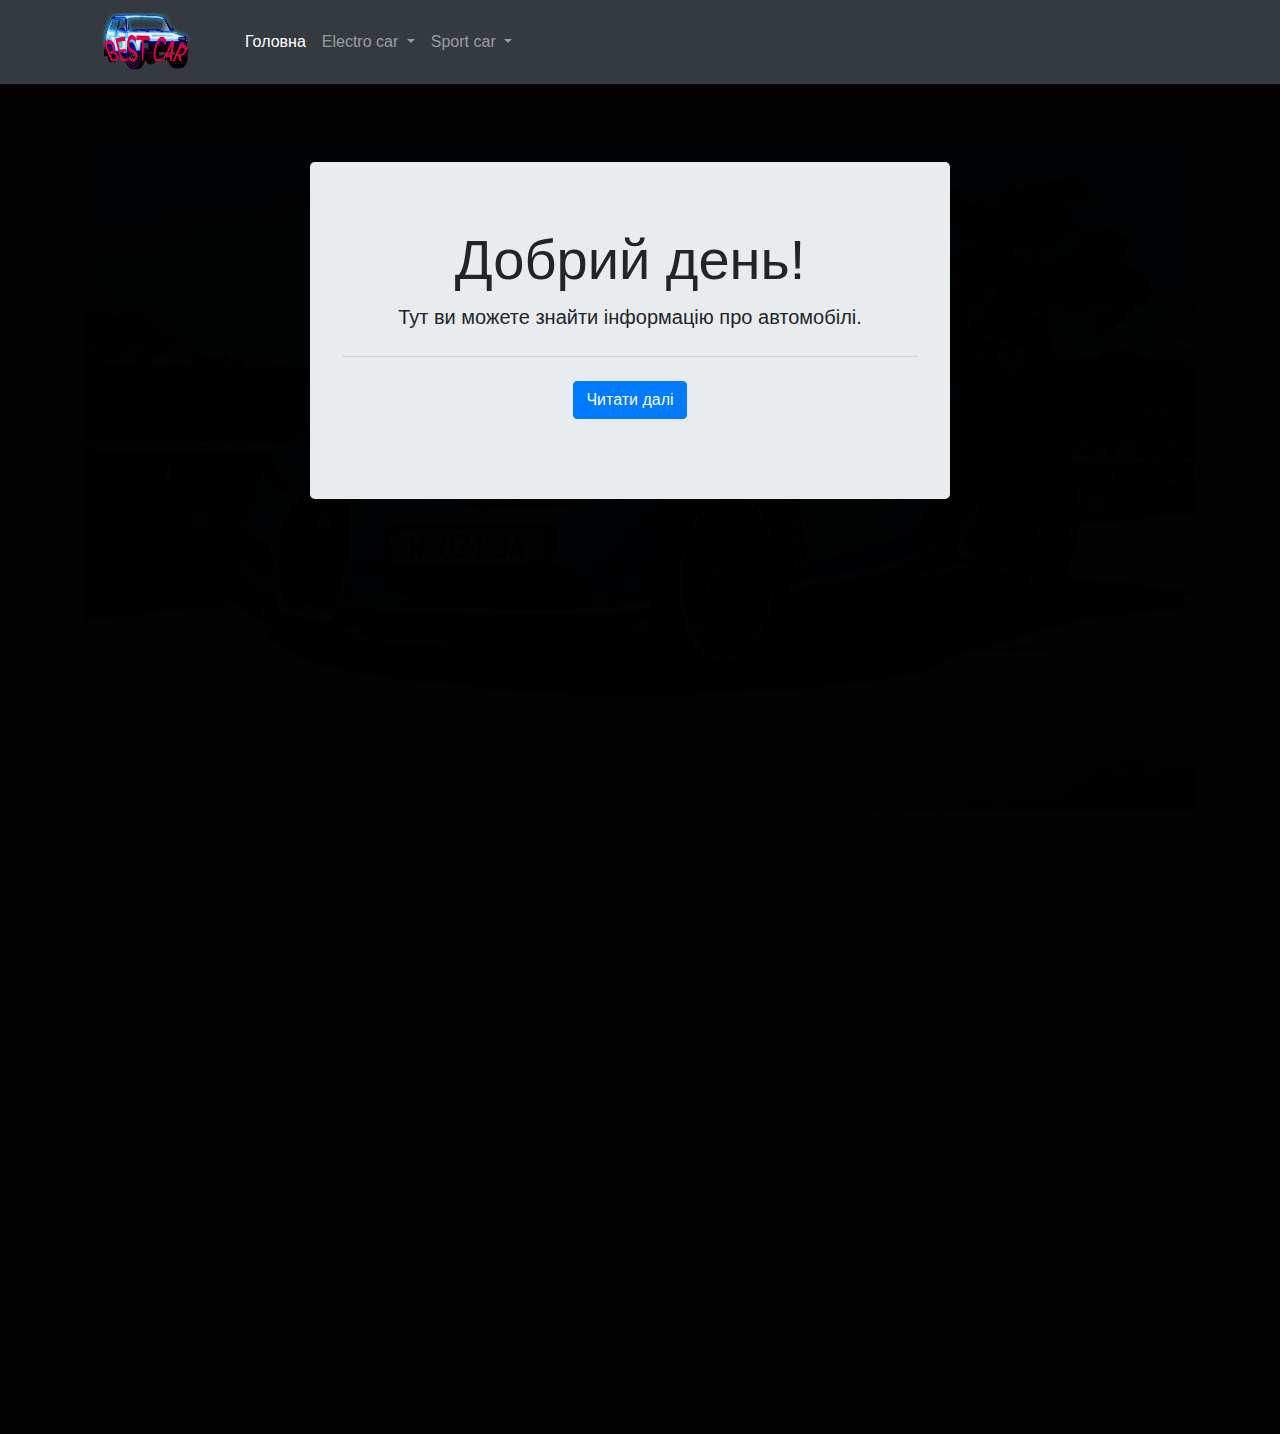
<file: index.html>
<!DOCTYPE html>
<html lang="en">

<head>
  <link rel="stylesheet" href="https://stackpath.bootstrapcdn.com/bootstrap/4.3.1/css/bootstrap.min.css"
    integrity="sha384-ggOyR0iXCbMQv3Xipma34MD+dH/1fQ784/j6cY/iJTQUOhcWr7x9JvoRxT2MZw1T" crossorigin="anonymous">
  <meta charset="UTF-8">
  <meta name="viewport" content="width=device-width, initial-scale=1.0">
  <meta http-equiv="X-UA-Compatible" content="ie=edge">
  <title>Аbout car</title>
  
  <link rel="stylesheet" href="style.css">
  <link rel="stylesheet" href="https://use.fontawesome.com/releases/v5.8.1/css/all.css" integrity="sha384-50oBUHEmvpQ+1lW4y57PTFmhCaXp0ML5d60M1M7uH2+nqUivzIebhndOJK28anvf" crossorigin="anonymous">
</head>
<link rel="shortcut icon" href="img/hj.png" type="image/x-icon">

<body>
  <header>
    <div class="container">
      <div class="row">
        <div class="col"> 
          <div class="ss">
            <a href="https://www.instagram.com/s.ash_k4/"  target="_blank"><i class="fab fa-instagram"></i></a>
            <a href="https://steamcommunity.com/id/SsBrvNsS/" target="_blank"><i  class="fab fa-steam"></i></a>
          </div>
          
          <nav class="navbar navbar-expand-lg navbar-dark bg-dark">
              <a class="navbar-brand" href="#"> <img src="img/niSva-4.png"></a>
            <button class="navbar-toggler" type="button" data-toggle="collapse" data-target="#navbarSupportedContent"
              aria-controls="navbarSupportedContent" aria-expanded="false" aria-label="Toggle navigation">
              <span class="navbar-toggler-icon"></span>
            </button>

            <div class="collapse navbar-collapse" id="navbarSupportedContent">
              <ul class="navbar-nav mr-auto">
                <li class="nav-item active">
                  <a class="nav-link" href="index.html">Головна <span class="sr-only">(current)</span></a>
                </li>
                <li class="nav-item dropdown">
                  <a class="nav-link dropdown-toggle" href="#" id="navbarDropdown" role="button" data-toggle="dropdown"
                    aria-haspopup="true" aria-expanded="false">
                    Electro car
                  </a>
                  <div class="dropdown-menu" aria-labelledby="navbarDropdown">
                    <a class="dropdown-item" href="bmwi3.html">BMW i3</a>
                    <a class="dropdown-item" href="nissan.html">Nissan Leaf</a>
                    <a class="dropdown-item" href="renault.html">Renault Zoe</a>
                    <a class="dropdown-item" href="TESLA.html">Tesla</a>
                  </div>
                </li>
                <li class="nav-item dropdown">
                  <a class="nav-link dropdown-toggle" href="#" id="navbarDropdown" role="button" data-toggle="dropdown"
                    aria-haspopup="true" aria-expanded="false">
                    Sport car
                  </a>
                  <div class="dropdown-menu" aria-labelledby="navbarDropdown">
                    <a class="dropdown-item" href="ferrari.html">Ferrari</a>
                    <a class="dropdown-item" href="bugati.html">Bugati</a>
                    <a class="dropdown-item" href="BMW.html">BMW i8</a>
                    <a class="dropdown-item" href="lambo.html">Lamborghini</a>
                  </div>
                </li>
              </ul>
            </div>
          </nav>
        </div>
      </div>
    </div>
    <div class="jumbotron">
      <h1 class="display-4">Добрий день!</h1>
      <p class="lead">Тут ви можете знайти інформацію про автомобілі.</p>
      <hr class="my-4">
      <p class="lead">
        <button type="button" class="btn btn-primary">Читати далі</button>
      </p>
    </div>
    <div id="overlay"></div>
  </header>
  <div class="container">
    <div class="row">
      <div class="col">
        <div id="carouselExampleControls" class="carousel slide" data-ride="carousel">
          <div class="carousel-inner">
            <div class="carousel-item active">
              <img src="img/777.jpg" class="d-block w-100" alt="...">
            </div>
            <div class="carousel-item">
              <img src="img/mws.jpg" class="d-block w-100" alt="...">
            </div>
            <div class="carousel-item">
              <img src="img/ssd.jpg" class="d-block w-100" alt="...">
            </div>
          </div>
          <a class="carousel-control-prev" href="#carouselExampleControls" role="button" data-slide="prev">
            <span class="carousel-control-prev-icon" aria-hidden="true"></span>
            <span class="sr-only">Previous</span>
          </a>
          <a class="carousel-control-next" href="#carouselExampleControls" role="button" data-slide="next">
            <span class="carousel-control-next-icon" aria-hidden="true"></span>
            <span class="sr-only">Next</span>
          </a>
        </div>
      </div>
    </div>
    
  </div>
  
  

  <script src="https://code.jquery.com/jquery-3.3.1.slim.min.js"
    integrity="sha384-q8i/X+965DzO0rT7abK41JStQIAqVgRVzpbzo5smXKp4YfRvH+8abtTE1Pi6jizo"
    crossorigin="anonymous"></script>
  <script src="https://cdnjs.cloudflare.com/ajax/libs/popper.js/1.14.7/umd/popper.min.js"
    integrity="sha384-UO2eT0CpHqdSJQ6hJty5KVphtPhzWj9WO1clHTMGa3JDZwrnQq4sF86dIHNDz0W1"
    crossorigin="anonymous"></script>
  <script src="https://stackpath.bootstrapcdn.com/bootstrap/4.3.1/js/bootstrap.min.js"
    integrity="sha384-JjSmVgyd0p3pXB1rRibZUAYoIIy6OrQ6VrjIEaFf/nJGzIxFDsf4x0xIM+B07jRM"
    crossorigin="anonymous"></script>
    <script src="show.js"></script>
</body>

</html>
</file>
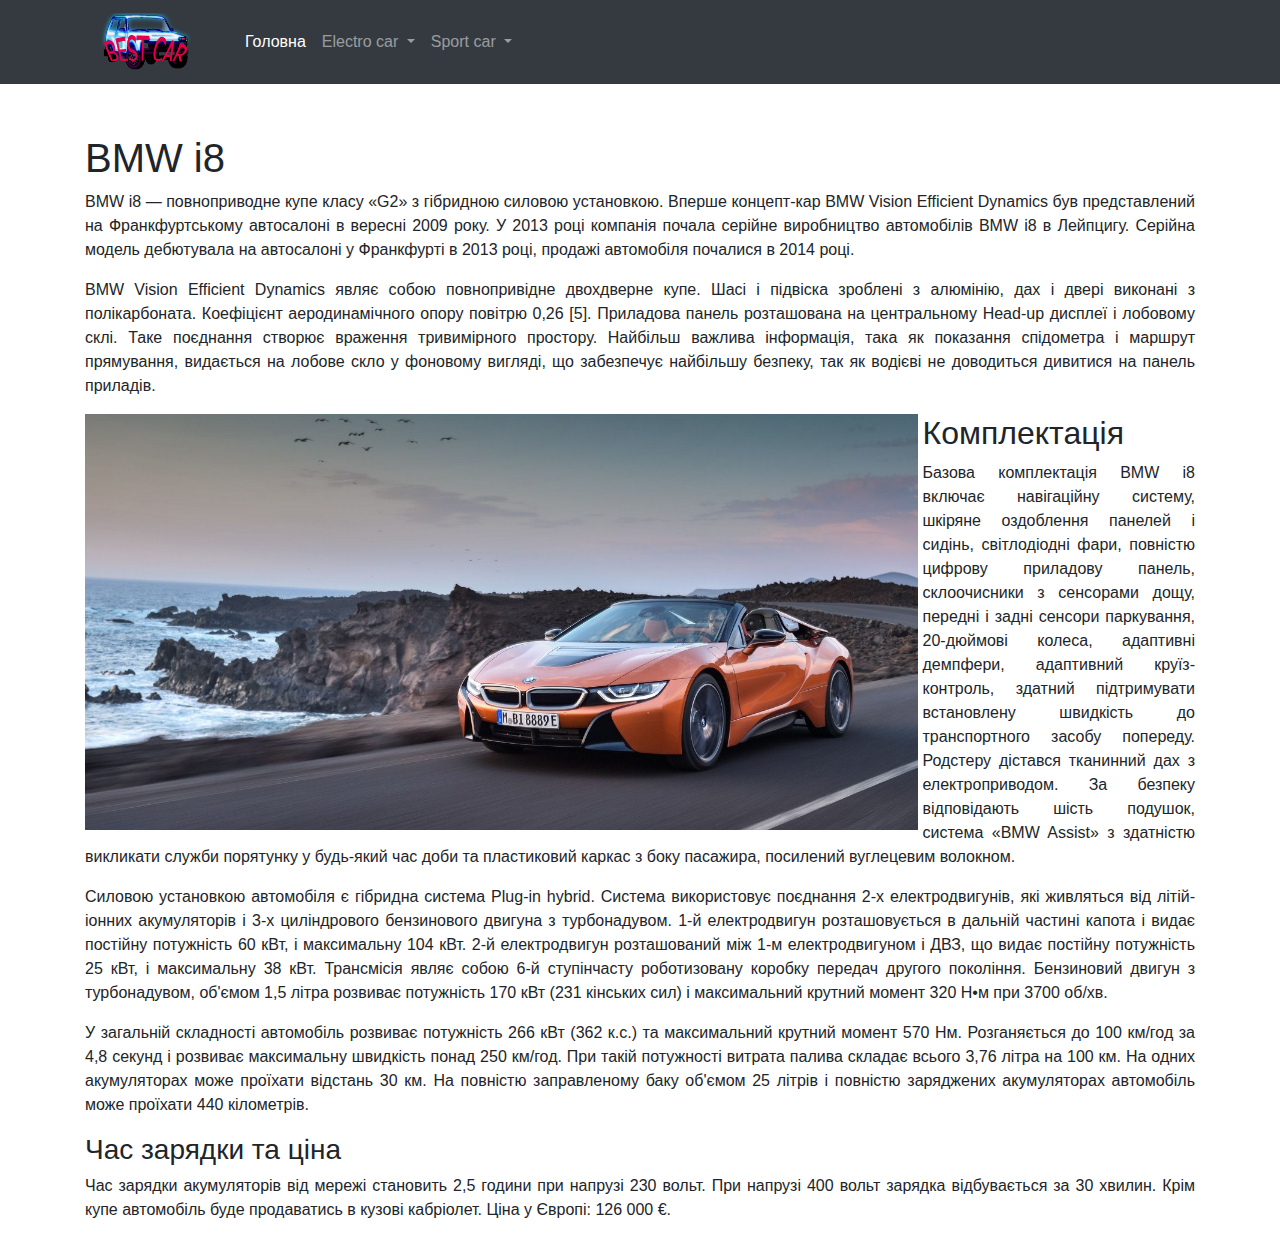
<file: BMW.html>
<!DOCTYPE html>
<html lang="en">

<head>
  <link rel="stylesheet" href="https://stackpath.bootstrapcdn.com/bootstrap/4.3.1/css/bootstrap.min.css"
    integrity="sha384-ggOyR0iXCbMQv3Xipma34MD+dH/1fQ784/j6cY/iJTQUOhcWr7x9JvoRxT2MZw1T" crossorigin="anonymous">
  <meta charset="UTF-8">
  <meta name="viewport" content="width=device-width, initial-scale=1.0">
  <meta http-equiv="X-UA-Compatible" content="ie=edge">
  <title>BMW i8</title>
  <link rel="stylesheet" href="style.css">
  <link rel="stylesheet" href="https://use.fontawesome.com/releases/v5.8.1/css/all.css" integrity="sha384-50oBUHEmvpQ+1lW4y57PTFmhCaXp0ML5d60M1M7uH2+nqUivzIebhndOJK28anvf" crossorigin="anonymous">
  

</head>
<link rel="shortcut icon" href="img/hj.png" type="image/x-icon">

<body>
  <header>
    <div class="container">
      <div class="row">
        <div class="col">
            <div class="ss">
                <a href="https://www.instagram.com/s.ash_k4/"  target="_blank"><i class="fab fa-instagram"></i></a>
                <a href="https://steamcommunity.com/id/SsBrvNsS/" target="_blank"><i  class="fab fa-steam"></i></a>
              </div>
          <nav class="navbar navbar-expand-lg navbar-dark bg-dark">
            <a class="navbar-brand" href="index.html"> <img src="img/niSva-4.png"></a>
            <button class="navbar-toggler" type="button" data-toggle="collapse" data-target="#navbarSupportedContent"
              aria-controls="navbarSupportedContent" aria-expanded="false" aria-label="Toggle navigation">
              <span class="navbar-toggler-icon"></span>
            </button>
            <div class="collapse navbar-collapse" id="navbarSupportedContent">
              <ul class="navbar-nav mr-auto">
                <li class="nav-item active">
                  <a class="nav-link" href="index.html">Головна <span class="sr-only">(current)</span></a>
                </li>
                <li class="nav-item dropdown">
                  <a class="nav-link dropdown-toggle" href="#" id="navbarDropdown" role="button" data-toggle="dropdown"
                    aria-haspopup="true" aria-expanded="false">
                    Electro car
                  </a>
                  <div class="dropdown-menu" aria-labelledby="navbarDropdown">
                    <a class="dropdown-item" href="bmwi3.html">BMW i3</a>
                    <a class="dropdown-item" href="nissan.html">Nissan Leaf</a>
                    <a class="dropdown-item" href="renault.html">Renault Zoe</a>
                    <a class="dropdown-item" href="TESLA.html">Tesla</a>
                  </div>
                </li>
                <li class="nav-item dropdown">
                  <a class="nav-link dropdown-toggle" href="#" id="navbarDropdown" role="button" data-toggle="dropdown"
                    aria-haspopup="true" aria-expanded="false">
                    Sport car
                  </a>
                  <div class="dropdown-menu" aria-labelledby="navbarDropdown">
                    <a class="dropdown-item" href="ferrari.html">Ferrari</a>
                    <a class="dropdown-item" href="bugati.html">Bugati</a>
                    <a class="dropdown-item" href="BMW.html">BMW</a>
                    <a class="dropdown-item" href="lambo.html">Lamborghini</a>
                  </div>
                </li>
              </ul>
            </div>
          </nav>
        </div>
      </div>
    </div>
  </header>
  <div class="container">
    <div class="row">
      <div class="col">
        <h1>BMW i8</h1>
        <p>BMW i8 — повноприводне купе класу «G2» з гібридною силовою установкою. Вперше концепт-кар BMW Vision
          Efficient Dynamics був представлений на Франкфуртському автосалоні в вересні 2009 року. У 2013 році компанія
          почала серійне виробництво автомобілів BMW i8 в Лейпцигу. Серійна модель дебютувала на автосалоні у Франкфурті
          в 2013 році, продажі автомобіля почалися в 2014 році.</p>
        <p>BMW Vision Efficient Dynamics являє собою повнопривідне двохдверне купе. Шасі і підвіска зроблені з алюмінію,
          дах і двері виконані з полікарбоната. Коефіцієнт аеродинамічного опору повітрю 0,26 [5].
          Приладова панель розташована на центральному Head-up дисплеї і лобовому склі. Таке поєднання створює враження
          тривимірного простору. Найбільш важлива інформація, така як показання спідометра і маршрут прямування,
          видається на лобове скло у фоновому вигляді, що забезпечує найбільшу безпеку, так як водієві не доводиться
          дивитися на панель приладів.</p>
        <img src="img/bmw-i8-2019-7.jpg">
        <h2>Комплектація</h2>
        <p>Базова комплектація BMW i8 включає навігаційну систему, шкіряне оздоблення панелей і сидінь, світлодіодні
          фари, повністю цифрову приладову панель, склоочисники з сенсорами дощу, передні і задні сенсори паркування,
          20-дюймові колеса, адаптивні демпфери, адаптивний круїз-контроль, здатний підтримувати встановлену швидкість
          до транспортного засобу попереду. Родстеру дістався тканинний дах з електроприводом. За безпеку відповідають
          шість подушок, система «BMW Assist» з здатністю викликати служби порятунку у будь-який час доби та пластиковий
          каркас з боку пасажира, посилений вуглецевим волокном.</p>

        <p>Силовою установкою автомобіля є гібридна система Plug-in hybrid. Система використовує поєднання 2-х
          електродвигунів, які живляться від літій-іонних акумуляторів і 3-х циліндрового бензинового двигуна з
          турбонадувом. 1-й електродвигун розташовується в дальній частині капота і видає постійну потужність 60 кВт, і
          максимальну 104 кВт. 2-й електродвигун розташований між 1-м електродвигуном і ДВЗ, що видає постійну
          потужність 25 кВт, і максимальну 38 кВт. Трансмісія являє собою 6-й ступінчасту роботизовану коробку передач
          другого покоління. Бензиновий двигун з турбонадувом, об'ємом 1,5 літра розвиває потужність 170 кВт (231
          кінських сил) і максимальний крутний момент 320 Н•м при 3700 об/хв.</p>
        <p>У загальній складності автомобіль розвиває потужність 266 кВт (362 к.с.) та максимальний крутний момент 570
          Нм. Розганяється до 100 км/год за 4,8 секунд і розвиває максимальну швидкість понад 250 км/год. При такій
          потужності витрата палива складає всього 3,76 літра на 100 км. На одних акумуляторах може проїхати відстань 30
          км. На повністю заправленому баку об'ємом 25 літрів і повністю заряджених акумуляторах автомобіль може
          проїхати 440 кілометрів.</p>
        <h3>Час зарядки та ціна</h3>
        <p>Час зарядки акумуляторів від мережі становить 2,5 години при напрузі 230 вольт. При напрузі 400 вольт зарядка
          відбувається за 30 хвилин.

          Крім купе автомобіль буде продаватись в кузові кабріолет.

          Ціна у Європі: 126 000 €.</p>
      </div>
    </div>
  </div>


  <script src="https://code.jquery.com/jquery-3.3.1.slim.min.js"
    integrity="sha384-q8i/X+965DzO0rT7abK41JStQIAqVgRVzpbzo5smXKp4YfRvH+8abtTE1Pi6jizo"
    crossorigin="anonymous"></script>
  <script src="https://cdnjs.cloudflare.com/ajax/libs/popper.js/1.14.7/umd/popper.min.js"
    integrity="sha384-UO2eT0CpHqdSJQ6hJty5KVphtPhzWj9WO1clHTMGa3JDZwrnQq4sF86dIHNDz0W1"
    crossorigin="anonymous"></script>
  <script src="https://stackpath.bootstrapcdn.com/bootstrap/4.3.1/js/bootstrap.min.js"
    integrity="sha384-JjSmVgyd0p3pXB1rRibZUAYoIIy6OrQ6VrjIEaFf/nJGzIxFDsf4x0xIM+B07jRM"
    crossorigin="anonymous"></script>
</body>

</html>
</file>
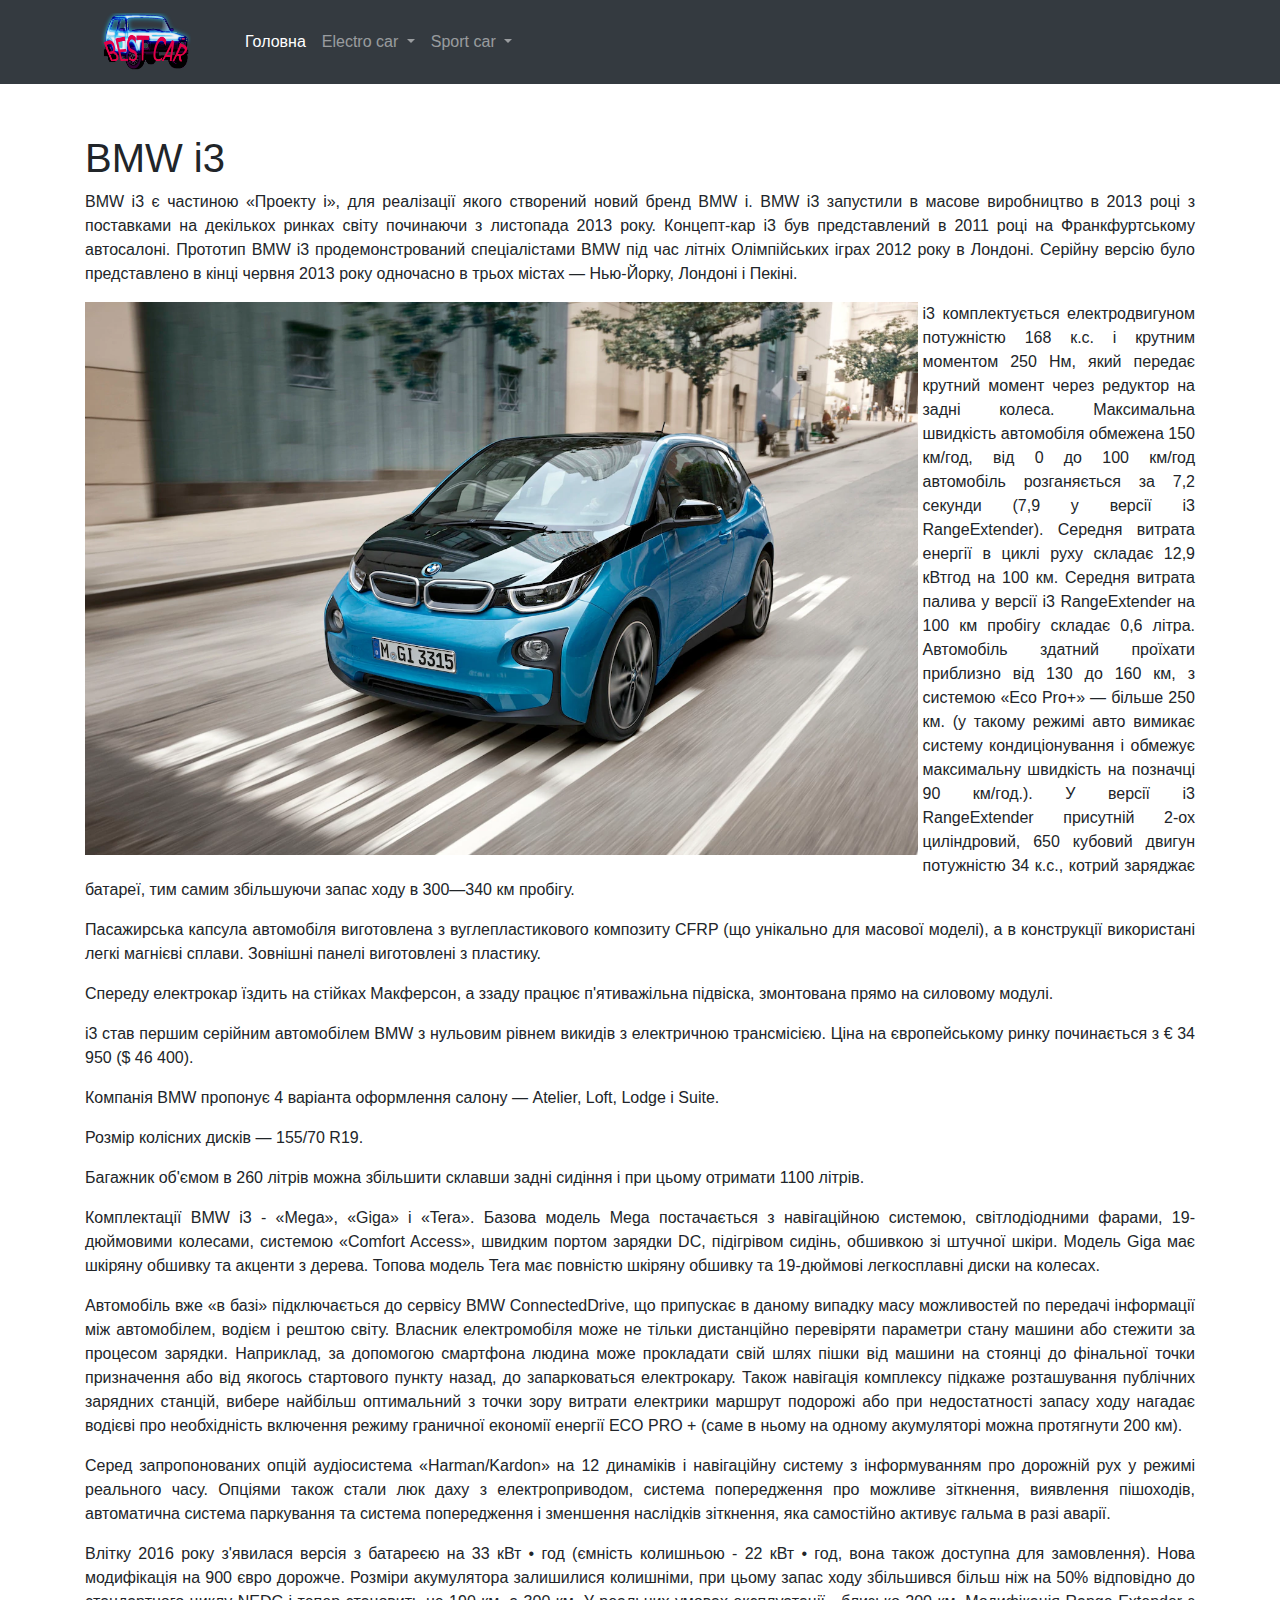
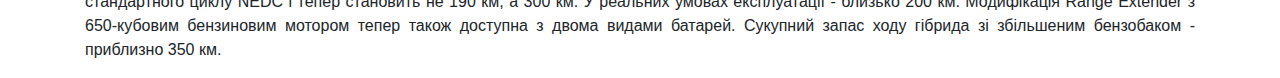
<file: bmwi3.html>
<!DOCTYPE html>
<html lang="en">

<head>
  <link rel="stylesheet" href="https://stackpath.bootstrapcdn.com/bootstrap/4.3.1/css/bootstrap.min.css"
    integrity="sha384-ggOyR0iXCbMQv3Xipma34MD+dH/1fQ784/j6cY/iJTQUOhcWr7x9JvoRxT2MZw1T" crossorigin="anonymous">
  <meta charset="UTF-8">
  <meta name="viewport" content="width=device-width, initial-scale=1.0">
  <meta http-equiv="X-UA-Compatible" content="ie=edge">
  <title>BMW i3</title>
  <link rel="stylesheet" href="style.css">
  <link rel="stylesheet" href="https://use.fontawesome.com/releases/v5.8.1/css/all.css" integrity="sha384-50oBUHEmvpQ+1lW4y57PTFmhCaXp0ML5d60M1M7uH2+nqUivzIebhndOJK28anvf" crossorigin="anonymous">

</head>
<link rel="shortcut icon" href="img/hj.png" type="image/x-icon">

<body>
  <header>
    <div class="container">
      <div class="row">
        <div class="col">
            <div class="ss">
                <a href="https://www.instagram.com/s.ash_k4/"  target="_blank"><i class="fab fa-instagram"></i></a>
                <a href="https://steamcommunity.com/id/SsBrvNsS/" target="_blank"><i  class="fab fa-steam"></i></a>
              </div>
          <nav class="navbar navbar-expand-lg navbar-dark bg-dark">
            <a class="navbar-brand" href="index.html"> <img src="img/niSva-4.png"></a>
            <button class="navbar-toggler" type="button" data-toggle="collapse" data-target="#navbarSupportedContent"
              aria-controls="navbarSupportedContent" aria-expanded="false" aria-label="Toggle navigation">
              <span class="navbar-toggler-icon"></span>
            </button>

            <div class="collapse navbar-collapse" id="navbarSupportedContent">
              <ul class="navbar-nav mr-auto">
                <li class="nav-item active">
                  <a class="nav-link" href="index.html">Головна <span class="sr-only">(current)</span></a>
                </li>
                <li class="nav-item dropdown">
                  <a class="nav-link dropdown-toggle" href="#" id="navbarDropdown" role="button" data-toggle="dropdown"
                    aria-haspopup="true" aria-expanded="false">
                    Electro car
                  </a>
                  <div class="dropdown-menu" aria-labelledby="navbarDropdown">
                    <a class="dropdown-item" href="bmwi3.html">BMW i3</a>
                    <a class="dropdown-item" href="nissan.html">Nissan Leaf</a>
                    <a class="dropdown-item" href="renault.html">Renault Zoe</a>
                    <a class="dropdown-item" href="TESLA.html">Tesla</a>
                  </div>
                </li>
                <li class="nav-item dropdown">
                  <a class="nav-link dropdown-toggle" href="#" id="navbarDropdown" role="button" data-toggle="dropdown"
                    aria-haspopup="true" aria-expanded="false">
                    Sport car
                  </a>
                  <div class="dropdown-menu" aria-labelledby="navbarDropdown">
                    <a class="dropdown-item" href="ferrari.html">Ferrari</a>
                    <a class="dropdown-item" href="bugati.html">Bugati</a>
                    <a class="dropdown-item" href="BMW.html">BMW</a>
                    <a class="dropdown-item" href="lambo.html">Lamborghini</a>
                  </div>
                </li>
              </ul>
            </div>
          </nav>
        </div>
      </div>
    </div>
  </header>
  <div class="container">
    <div class="row">
      <div class="col">
        <h1>BMW i3</h1>
        <p>BMW i3 є частиною «Проекту i», для реалізації якого створений новий бренд BMW i. BMW i3 запустили в масове
          виробництво в 2013 році з поставками на декількох ринках світу починаючи з листопада 2013 року. Концепт-кар i3
          був представлений в 2011 році на Франкфуртському автосалоні. Прототип BMW i3 продемонстрований спеціалістами
          BMW під час літніх Олімпійських іграх 2012 року в Лондоні. Серійну версію було представлено в кінці червня
          2013 року одночасно в трьох містах — Нью-Йорку, Лондоні і Пекіні.</p>
        <img src="img/2123.jpg">
        <p>i3 комплектується електродвигуном потужністю 168 к.с. і крутним моментом 250 Нм, який передає крутний момент
          через редуктор на задні колеса. Максимальна швидкість автомобіля обмежена 150 км/год, від 0 до 100 км/год
          автомобіль розганяється за 7,2 секунди (7,9 у версії i3 RangeExtender). Середня витрата енергії в циклі руху
          складає 12,9 кВтгод на 100 км. Середня витрата палива у версії i3 RangeExtender на 100 км пробігу складає 0,6
          літра. Автомобіль здатний проїхати приблизно від 130 до 160 км, з системою «Eco Pro+» — більше 250 км. (у
          такому режимі авто вимикає систему кондиціонування і обмежує максимальну швидкість на позначці 90 км/год.). У
          версії i3 RangeExtender присутній 2-ох циліндровий, 650 кубовий двигун потужністю 34 к.с., котрий заряджає
          батареї, тим самим збільшуючи запас ходу в 300—340 км пробігу.</p>
        <p>Пасажирська капсула автомобіля виготовлена з вуглепластикового композиту CFRP (що унікально для масової
          моделі), а в конструкції використані легкі магнієві сплави. Зовнішні панелі виготовлені з пластику.</p>
        <p>Спереду електрокар їздить на стійках Макферсон, а ззаду працює п'ятиважільна підвіска, змонтована прямо на
          силовому модулі.</p>
        <p>i3 став першим серійним автомобілем BMW з нульовим рівнем викидів з електричною трансмісією. Ціна на
          європейському ринку починається з € 34 950 ($ 46 400).</p>
        <p>Компанія BMW пропонує 4 варіанта оформлення салону — Atelier, Loft, Lodge і Suite.</p>
        <p>Розмір колісних дисків — 155/70 R19.</p>
        <p>Багажник об'ємом в 260 літрів можна збільшити склавши задні сидіння і при цьому отримати 1100 літрів.</p>
        <p>Комплектації BMW i3 - «Mega», «Giga» і «Tera». Базова модель Mega постачається з навігаційною системою,
          світлодіодними фарами, 19-дюймовими колесами, системою «Comfort Access», швидким портом зарядки DC, підігрівом
          сидінь, обшивкою зі штучної шкіри. Модель Giga має шкіряну обшивку та акценти з дерева. Топова модель Tera має
          повністю шкіряну обшивку та 19-дюймові легкосплавні диски на колесах.</p>
        <p>Автомобіль вже «в базі» підключається до сервісу BMW ConnectedDrive, що припускає в даному випадку масу
          можливостей по передачі інформації між автомобілем, водієм і рештою світу. Власник електромобіля може не
          тільки дистанційно перевіряти параметри стану машини або стежити за процесом зарядки. Наприклад, за допомогою
          смартфона людина може прокладати свій шлях пішки від машини на стоянці до фінальної точки призначення або від
          якогось стартового пункту назад, до запарковаться електрокару. Також навігація комплексу підкаже розташування
          публічних зарядних станцій, вибере найбільш оптимальний з точки зору витрати електрики маршрут подорожі або
          при недостатності запасу ходу нагадає водієві про необхідність включення режиму граничної економії енергії ECO
          PRO + (саме в ньому на одному акумуляторі можна протягнути 200 км).</p>
        <p>Серед запропонованих опцій аудіосистема «Harman/Kardon» на 12 динаміків і навігаційну систему з інформуванням
          про дорожній рух у режимі реального часу. Опціями також стали люк даху з електроприводом, система попередження
          про можливе зіткнення, виявлення пішоходів, автоматична система паркування та система попередження і зменшення
          наслідків зіткнення, яка самостійно активує гальма в разі аварії.</p>
        <p>Влітку 2016 року з'явилася версія з батареєю на 33 кВт • год (ємність колишньою - 22 кВт • год, вона також
          доступна для замовлення). Нова модифікація на 900 євро дорожче. Розміри акумулятора залишилися колишніми, при
          цьому запас ходу збільшився більш ніж на 50% відповідно до стандартного циклу NEDC і тепер становить не 190
          км, а 300 км. У реальних умовах експлуатації - близько 200 км. Модифікація Range Extender з 650-кубовим
          бензиновим мотором тепер також доступна з двома видами батарей. Сукупний запас ходу гібрида зі збільшеним
          бензобаком - приблизно 350 км.</p>

      </div>
    </div>
  </div>


  <script src="https://code.jquery.com/jquery-3.3.1.slim.min.js"
    integrity="sha384-q8i/X+965DzO0rT7abK41JStQIAqVgRVzpbzo5smXKp4YfRvH+8abtTE1Pi6jizo"
    crossorigin="anonymous"></script>
  <script src="https://cdnjs.cloudflare.com/ajax/libs/popper.js/1.14.7/umd/popper.min.js"
    integrity="sha384-UO2eT0CpHqdSJQ6hJty5KVphtPhzWj9WO1clHTMGa3JDZwrnQq4sF86dIHNDz0W1"
    crossorigin="anonymous"></script>
  <script src="https://stackpath.bootstrapcdn.com/bootstrap/4.3.1/js/bootstrap.min.js"
    integrity="sha384-JjSmVgyd0p3pXB1rRibZUAYoIIy6OrQ6VrjIEaFf/nJGzIxFDsf4x0xIM+B07jRM"
    crossorigin="anonymous"></script>
</body>

</html>
</file>
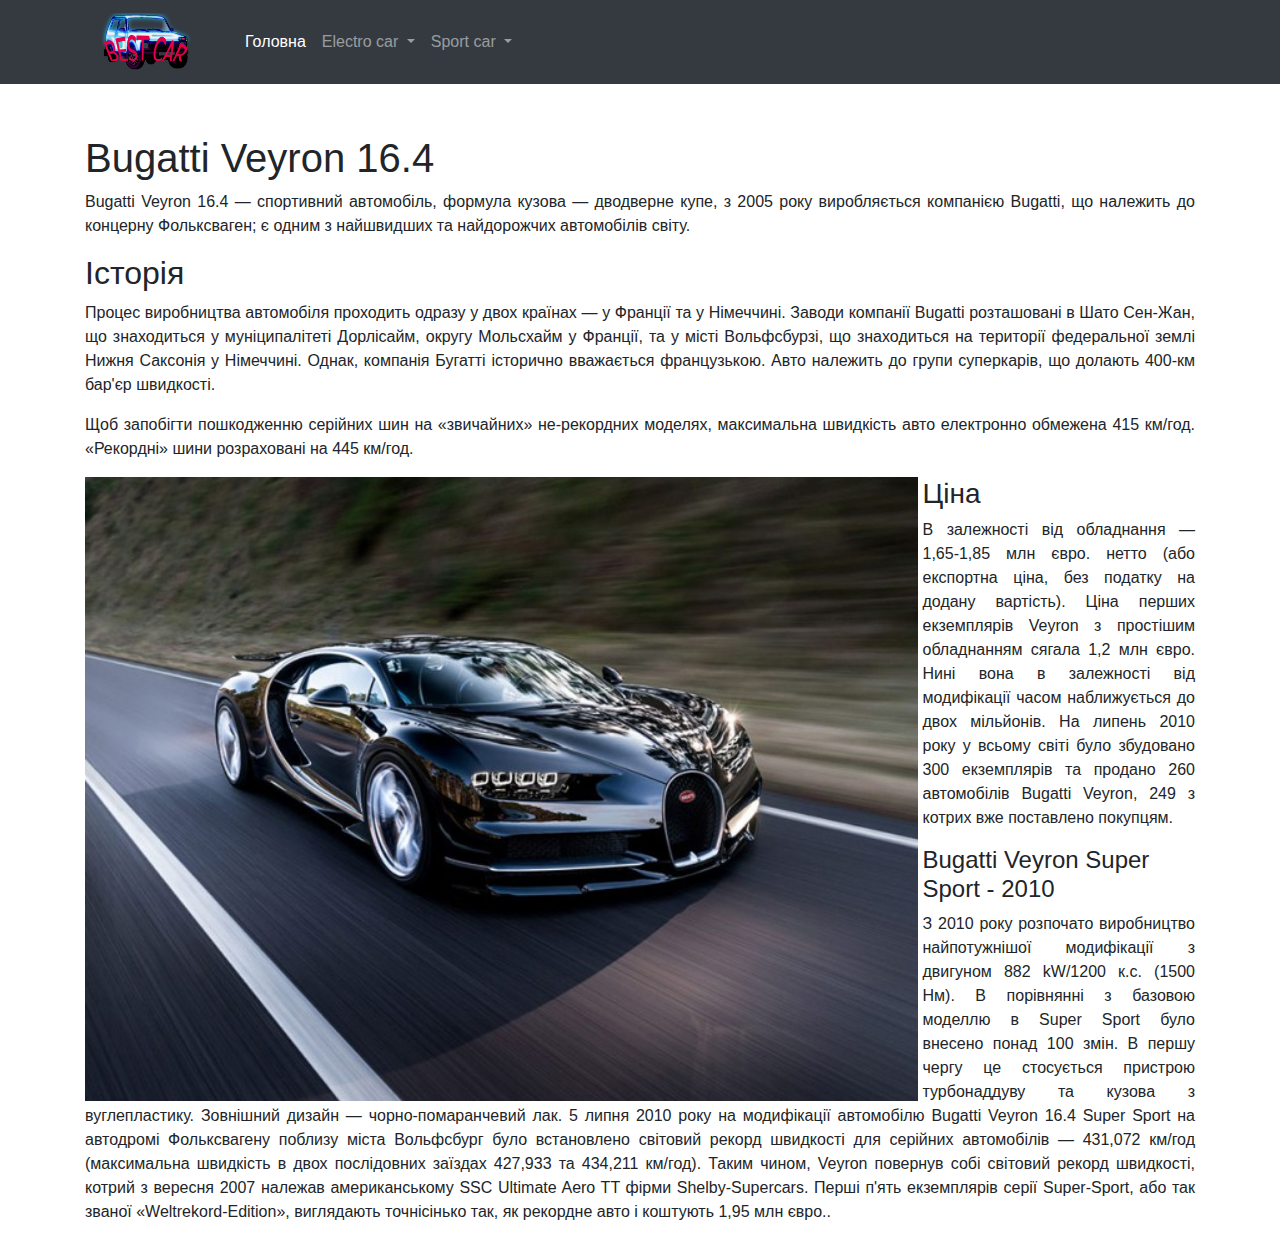
<file: bugati.html>
<!DOCTYPE html>
<html lang="en">

<head>
  <link rel="stylesheet" href="https://stackpath.bootstrapcdn.com/bootstrap/4.3.1/css/bootstrap.min.css"
    integrity="sha384-ggOyR0iXCbMQv3Xipma34MD+dH/1fQ784/j6cY/iJTQUOhcWr7x9JvoRxT2MZw1T" crossorigin="anonymous">
  <meta charset="UTF-8">
  <meta name="viewport" content="width=device-width, initial-scale=1.0">
  <meta http-equiv="X-UA-Compatible" content="ie=edge">
  <title>Аbout car</title>
  <link rel="stylesheet" href="style.css">
  <link rel="stylesheet" href="https://use.fontawesome.com/releases/v5.8.1/css/all.css" integrity="sha384-50oBUHEmvpQ+1lW4y57PTFmhCaXp0ML5d60M1M7uH2+nqUivzIebhndOJK28anvf" crossorigin="anonymous">
</head>
<link rel="shortcut icon" href="img/hj.png" type="image/x-icon">

<body>
  <header>
    <div class="container">
      <div class="row">
        <div class="col">
            <div class="ss">
                <a href="https://www.instagram.com/s.ash_k4/"  target="_blank"><i class="fab fa-instagram"></i></a>
                <a href="https://steamcommunity.com/id/SsBrvNsS/" target="_blank"><i  class="fab fa-steam"></i></a>
              </div>
          <nav class="navbar navbar-expand-lg navbar-dark bg-dark">
            <a class="navbar-brand" href="index.html"> <img src="img/niSva-4.png"></a>
            <button class="navbar-toggler" type="button" data-toggle="collapse" data-target="#navbarSupportedContent"
              aria-controls="navbarSupportedContent" aria-expanded="false" aria-label="Toggle navigation">
              <span class="navbar-toggler-icon"></span>
            </button>

            <div class="collapse navbar-collapse" id="navbarSupportedContent">
              <ul class="navbar-nav mr-auto">
                <li class="nav-item active">
                  <a class="nav-link" href="index.html">Головна <span class="sr-only">(current)</span></a>
                </li>
                <li class="nav-item dropdown">
                  <a class="nav-link dropdown-toggle" href="#" id="navbarDropdown" role="button" data-toggle="dropdown"
                    aria-haspopup="true" aria-expanded="false">
                    Electro car
                  </a>
                  <div class="dropdown-menu" aria-labelledby="navbarDropdown">
                    <a class="dropdown-item" href="bmwi3.html">BMW i3</a>
                    <a class="dropdown-item" href="nissan.html">Nissan Leaf</a>
                    <a class="dropdown-item" href="renault.html">Renault Zoe</a>
                    <a class="dropdown-item" href="TESLA.html">Tesla</a>
                  </div>
                </li>
                <li class="nav-item dropdown">
                  <a class="nav-link dropdown-toggle" href="#" id="navbarDropdown" role="button" data-toggle="dropdown"
                    aria-haspopup="true" aria-expanded="false">
                    Sport car
                  </a>
                  <div class="dropdown-menu" aria-labelledby="navbarDropdown">
                    <a class="dropdown-item" href="ferrari.html">Ferrari</a>
                    <a class="dropdown-item" href="bugati.html">Bugati</a>
                    <a class="dropdown-item" href="BMW.html">BMW</a>
                    <a class="dropdown-item" href="lambo.html">Lamborghini</a>
                  </div>
                </li>
              </ul>
            </div>
          </nav>
        </div>
      </div>
    </div>
  </header>
  <div class="container">
    <div class="row">
      <div class="col">
        <h1>Bugatti Veyron 16.4</h1>
        <p>Bugatti Veyron 16.4 — спортивний автомобіль, формула кузова — дводверне купе, з 2005 року виробляється
          компанією Bugatti, що належить до концерну Фольксваген; є одним з найшвидших та найдорожчих автомобілів світу.
        </p>
        <h2>Історія</h2>
        <p>Процес виробництва автомобіля проходить одразу у двох країнах — у Франції та у Німеччині. Заводи компанії
          Bugatti розташовані в Шато Сен-Жан, що знаходиться у муніципалітеті Дорлісайм, округу Мольсхайм у Франції, та
          у місті Вольфсбурзі, що знаходиться на території федеральної землі Нижня Саксонія у Німеччині. Однак, компанія
          Бугатті історично вважається французькою.
          Авто належить до групи суперкарів, що долають 400-км бар'єр швидкості.</p>
        <p>Щоб запобігти пошкодженню серійних шин на «звичайних» не-рекордних моделях, максимальна швидкість авто
          електронно обмежена 415 км/год. «Рекордні» шини розраховані на 445 км/год.</p>
        <img src="img/chiptuning-bugatti-veyron.jpg">
        <h3>Ціна</h3>
        <p>В залежності від обладнання — 1,65-1,85 млн євро. нетто (або експортна ціна, без податку на додану вартість).
          Ціна перших екземплярів Veyron з простішим обладнанням сягала 1,2 млн євро. Нині вона в залежності від
          модифікації часом наближується до двох мільйонів.
          На липень 2010 року у всьому світі було збудовано 300 екземплярів та продано 260 автомобілів Bugatti Veyron,
          249 з котрих вже поставлено покупцям.</p>
        <h4>Bugatti Veyron Super Sport - 2010</h4>
        <p>З 2010 року розпочато виробництво найпотужнішої модифікації з двигуном 882 kW/1200 к.с. (1500 Нм). В
          порівнянні з базовою моделлю в Super Sport було внесено понад 100 змін. В першу чергу це стосується пристрою
          турбонаддуву та кузова з вуглепластику.

          Зовнішний дизайн — чорно-помаранчевий лак.

          5 липня 2010 року на модифікації автомобілю Bugatti Veyron 16.4 Super Sport на автодромі Фольксвагену поблизу
          міста Вольфсбург було встановлено світовий рекорд швидкості для серійних автомобілів — 431,072 км/год
          (максимальна швидкість в двох послідовних заїздах 427,933 та 434,211 км/год). Таким чином, Veyron повернув
          собі світовий рекорд швидкості, котрий з вересня 2007 належав американському SSC Ultimate Aero TT фірми
          Shelby-Supercars.

          Перші п'ять екземплярів серії Super-Sport, або так званої «Weltrekord-Edition», виглядають точнісінько так, як
          рекордне авто і коштують 1,95 млн євро..</p>




      </div>
    </div>
  </div>
  <script src="https://code.jquery.com/jquery-3.3.1.slim.min.js"
    integrity="sha384-q8i/X+965DzO0rT7abK41JStQIAqVgRVzpbzo5smXKp4YfRvH+8abtTE1Pi6jizo"
    crossorigin="anonymous"></script>
  <script src="https://cdnjs.cloudflare.com/ajax/libs/popper.js/1.14.7/umd/popper.min.js"
    integrity="sha384-UO2eT0CpHqdSJQ6hJty5KVphtPhzWj9WO1clHTMGa3JDZwrnQq4sF86dIHNDz0W1"
    crossorigin="anonymous"></script>
  <script src="https://stackpath.bootstrapcdn.com/bootstrap/4.3.1/js/bootstrap.min.js"
    integrity="sha384-JjSmVgyd0p3pXB1rRibZUAYoIIy6OrQ6VrjIEaFf/nJGzIxFDsf4x0xIM+B07jRM"
    crossorigin="anonymous"></script>
</body>

</html>
</file>
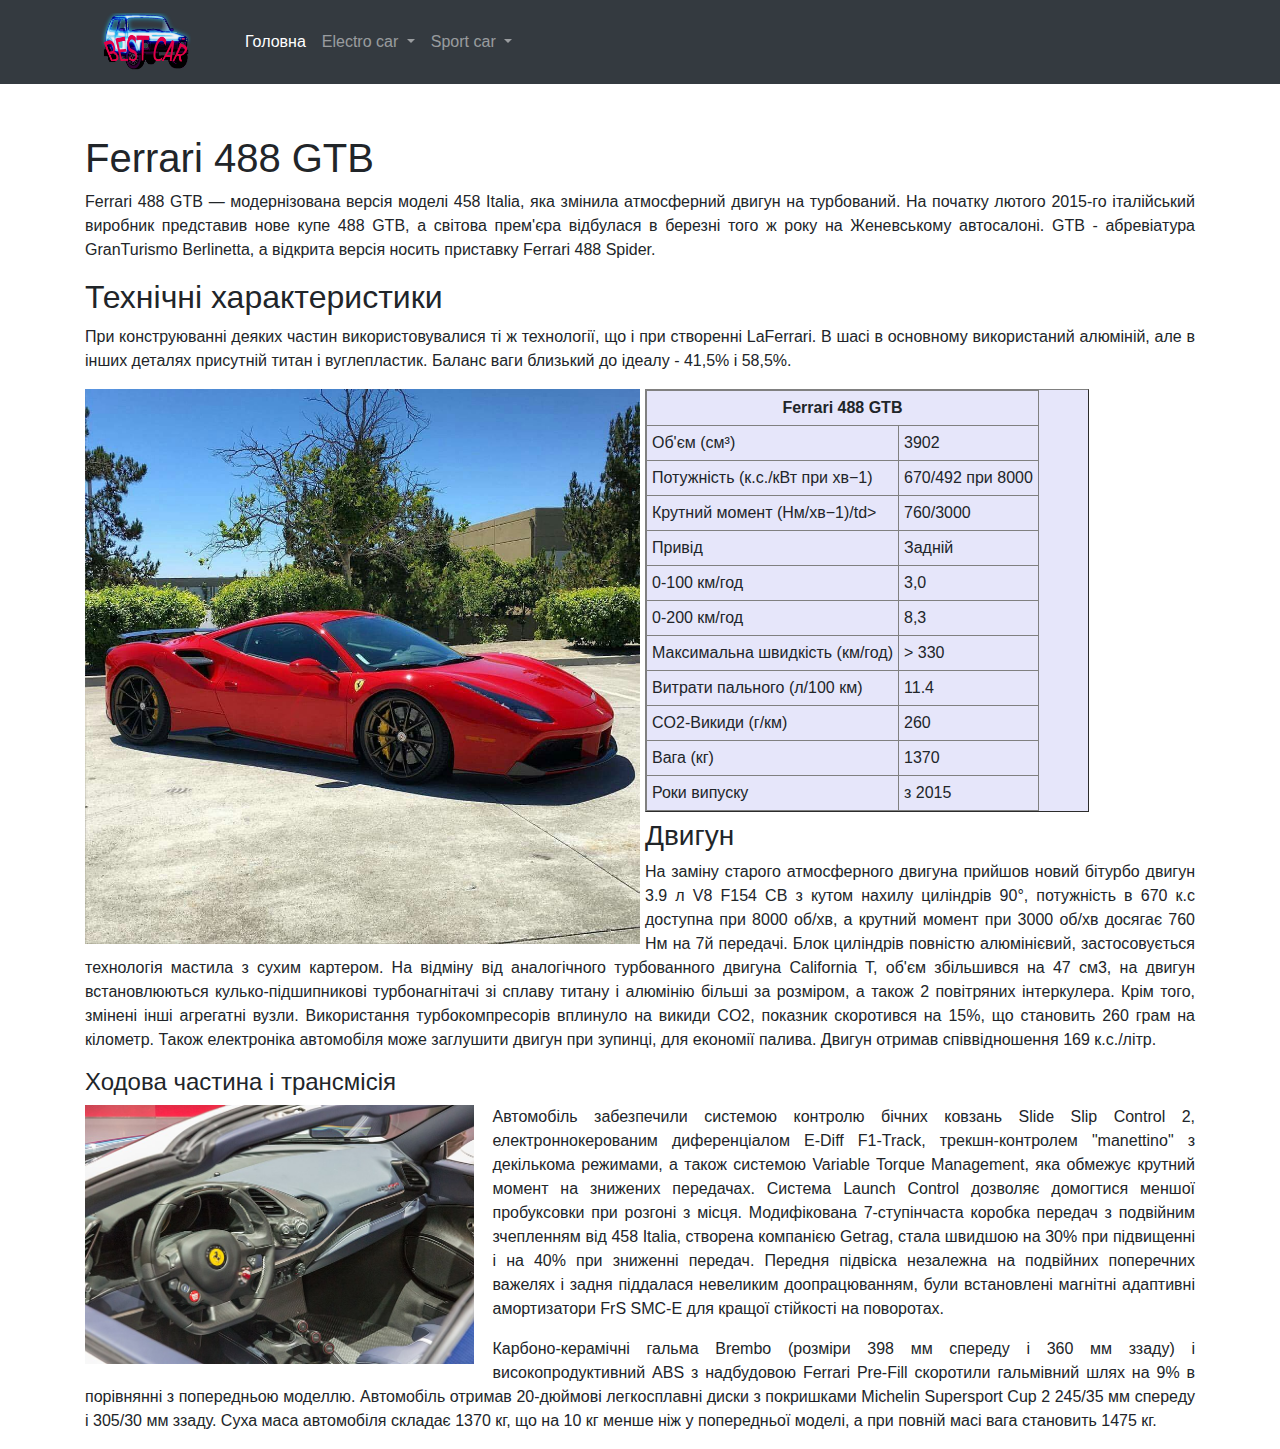
<file: ferrari.html>
<!DOCTYPE html>
<html lang="en">

<head>
  <link rel="stylesheet" href="https://stackpath.bootstrapcdn.com/bootstrap/4.3.1/css/bootstrap.min.css"
    integrity="sha384-ggOyR0iXCbMQv3Xipma34MD+dH/1fQ784/j6cY/iJTQUOhcWr7x9JvoRxT2MZw1T" crossorigin="anonymous">
  <meta charset="UTF-8">
  <meta name="viewport" content="width=device-width, initial-scale=1.0">
  <meta http-equiv="X-UA-Compatible" content="ie=edge">
  <title>Ferrari 488 GTB</title>
  <link rel="stylesheet" href="style.css">
  <link rel="stylesheet" href="https://use.fontawesome.com/releases/v5.8.1/css/all.css" integrity="sha384-50oBUHEmvpQ+1lW4y57PTFmhCaXp0ML5d60M1M7uH2+nqUivzIebhndOJK28anvf" crossorigin="anonymous">
</head>
<link rel="shortcut icon" href="img/hj.png" type="image/x-icon">
<body>
  <header>
    <div class="container">
      <div class="row">
        <div class="col">
            <div class="ss">
                <a href="https://www.instagram.com/s.ash_k4/"  target="_blank"><i class="fab fa-instagram"></i></a>
                <a href="https://steamcommunity.com/id/SsBrvNsS/" target="_blank"><i  class="fab fa-steam"></i></a>
              </div>
              
          <nav class="navbar navbar-expand-lg navbar-dark bg-dark">
            <a class="navbar-brand" href="index.html"> <img src="img/niSva-4.png"></a>
          <button class="navbar-toggler" type="button" data-toggle="collapse" data-target="#navbarSupportedContent"
            aria-controls="navbarSupportedContent" aria-expanded="false" aria-label="Toggle navigation">
            <span class="navbar-toggler-icon"></span>
          </button>

          <div class="collapse navbar-collapse" id="navbarSupportedContent">
            <ul class="navbar-nav mr-auto">
              <li class="nav-item active">
                <a class="nav-link" href="index.html">Головна <span class="sr-only">(current)</span></a>
              </li>
              <li class="nav-item dropdown">
                <a class="nav-link dropdown-toggle" href="#" id="navbarDropdown" role="button" data-toggle="dropdown"
                  aria-haspopup="true" aria-expanded="false">
                  Electro car
                </a>
                <div class="dropdown-menu" aria-labelledby="navbarDropdown">
                  <a class="dropdown-item" href="bmwi3.html">BMW i3</a>
                  <a class="dropdown-item" href="nissan.html">Nissan Leaf</a>
                  <a class="dropdown-item" href="renault.html">Renault Zoe</a>
                  <a class="dropdown-item" href="TESLA.html">Tesla</a>
                </div>
              </li>
              <li class="nav-item dropdown">
                <a class="nav-link dropdown-toggle" href="#" id="navbarDropdown" role="button" data-toggle="dropdown"
                  aria-haspopup="true" aria-expanded="false">
                  Sport car
                </a>
                <div class="dropdown-menu" aria-labelledby="navbarDropdown">
                  <a class="dropdown-item" href="ferrari.html">Ferrari</a>
                  <a class="dropdown-item" href="bugati.html">Bugati</a>
                  <a class="dropdown-item" href="BMW.html">BMW</a>
                  <a class="dropdown-item" href="lambo.html">Lamborghini</a>
                </div>
              </li>
            </ul>
          </div>
        </nav>
        </div>
      </div>
    </div>
  </header>
  <div class="container">
    <div class="row">
      <div class="col">
        <h1>Ferrari 488 GTB</h1>
        <p>Ferrari 488 GTB — модернізована версія моделі 458 Italia, яка змінила атмосферний двигун на турбований. На
          початку лютого 2015-го італійський виробник представив нове купе 488 GTB, а світова прем'єра відбулася в
          березні того ж року на Женевському автосалоні.
          GTB - абревіатура GranTurismo Berlinetta, а відкрита версія носить приставку Ferrari 488 Spider.</p>
        <h2>Технічні характеристики</h2>
        <p>При конструюванні деяких частин використовувалися ті ж технології, що і при створенні LaFerrari. В шасі в
          основному використаний алюміній, але в інших деталях присутній титан і вуглепластик. Баланс ваги близький до
          ідеалу - 41,5% і 58,5%.</p>
          <div class="ti">
        <table border="1" width="40%" cellpadding="5" bgcolor="#E6E6FA">
          <tr>
            <th colspan="2">Ferrari 488 GTB</th>

          </tr>
          <tr>
            <td>Об'єм (см³)</td>
            <td>3902</td>
          </tr>
          <tr>
            <td>Потужність (к.с./кВт при хв−1)</td>
            <td>670/492 при 8000</td>
          </tr>
          <tr>
            <td>Крутний момент (Нм/хв−1)/td>
            <td>760/3000</td>
          </tr>
          <tr>
            <td>Привід</td>
            <td>Задній</td>
          </tr>
          <tr>
            <td>0-100 км/год</td>
            <td>3,0</td>
          </tr>
          <tr>
            <td>0-200 км/год</td>
            <td>8,3</td>
          </tr>
          <tr>
            <td>Максимальна швидкість (км/год) </td>
            <td>> 330</td>
          </tr>
          <tr>
            <td>Витрати пального (л/100 км)</td>
            <td>11.4</td>
          </tr>
          <tr>
            <td>CO2-Викиди (г/км)</td>
            <td>260</td>
          </tr>
          <tr>
            <td>Вага (кг)</td>
            <td>1370</td>
          </tr>
          <tr>
            <td>Роки випуску</td>
            <td>з 2015</td>
          </tr>
        </table>

        <img src="img/dd.jpg" alt="">
      </div>
        <h3>Двигун</h3>
        <p>На заміну старого атмосферного двигуна прийшов новий бітурбо двигун 3.9 л V8 F154 CB з кутом нахилу циліндрів
          90°, потужність в 670 к.с доступна при 8000 об/хв, а крутний момент при 3000 об/хв досягає 760 Нм на 7й
          передачі.

          Блок циліндрів повністю алюмінієвий, застосовується технологія мастила з сухим картером. На відміну від
          аналогічного турбованного двигуна California T, об'єм збільшився на 47 см3, на двигун встановлюються
          кулько-підшипникові турбонагнітачі зі сплаву титану і алюмінію більші за розміром, а також 2 повітряних
          інтеркулера. Крім того, змінені інші агрегатні вузли.

          Використання турбокомпресорів вплинуло на викиди CO2, показник скоротився на 15%, що становить 260 грам на
          кілометр. Також електроніка автомобіля може заглушити двигун при зупинці, для економії палива. Двигун отримав
          співвідношення 169 к.c./літр.</p>
          <div class="qq">
        <h4>Ходова частина і трансмісія</h4>
        <img src="img/qq.jpg">
        <p>Автомобіль забезпечили системою контролю бічних ковзань Slide Slip Control 2, електроннокерованим диференціалом E-Diff F1-Track, трекшн-контролем "manettino" з декількома режимами, а також системою Variable Torque Management, яка обмежує крутний момент на знижених передачах. Система Launch Control дозволяє домогтися меншої пробуксовки при розгоні з місця.
                Модифікована 7-ступінчаста коробка передач з подвійним зчепленням від 458 Italia, створена компанією Getrag, стала швидшою на 30% при підвищенні і на 40% при зниженні передач.
            Передня підвіска незалежна на подвійних поперечних важелях і задня піддалася невеликим доопрацюванням, були встановлені магнітні адаптивні амортизатори FrS SMC-E для кращої стійкості на поворотах.</p>
        
            <p>Карбоно-керамічні гальма Brembo (розміри 398 мм спереду і 360 мм ззаду) і високопродуктивний ABS з надбудовою Ferrari Pre-Fill скоротили гальмівний шлях на 9% в порівнянні з попередньою моделлю. Автомобіль отримав 20-дюймові легкосплавні диски з покришками Michelin Supersport Cup 2 245/35 мм спереду і 305/30 мм ззаду.
           Суха маса автомобіля складає 1370 кг, що на 10 кг менше ніж у попередньої моделі, а при повній масі вага становить 1475 кг.</p>
          </div>
           <p></p>
        <p></p>
        <p></p>
        <p></p>
        <p></p>


      </div>
    </div>
  </div>

  <script src="https://code.jquery.com/jquery-3.3.1.slim.min.js"
    integrity="sha384-q8i/X+965DzO0rT7abK41JStQIAqVgRVzpbzo5smXKp4YfRvH+8abtTE1Pi6jizo" crossorigin="anonymous">
  </script>
  <script src="https://cdnjs.cloudflare.com/ajax/libs/popper.js/1.14.7/umd/popper.min.js"
    integrity="sha384-UO2eT0CpHqdSJQ6hJty5KVphtPhzWj9WO1clHTMGa3JDZwrnQq4sF86dIHNDz0W1" crossorigin="anonymous">
  </script>
  <script src="https://stackpath.bootstrapcdn.com/bootstrap/4.3.1/js/bootstrap.min.js"
    integrity="sha384-JjSmVgyd0p3pXB1rRibZUAYoIIy6OrQ6VrjIEaFf/nJGzIxFDsf4x0xIM+B07jRM" crossorigin="anonymous">
  </script>
</body>

</html>
</file>
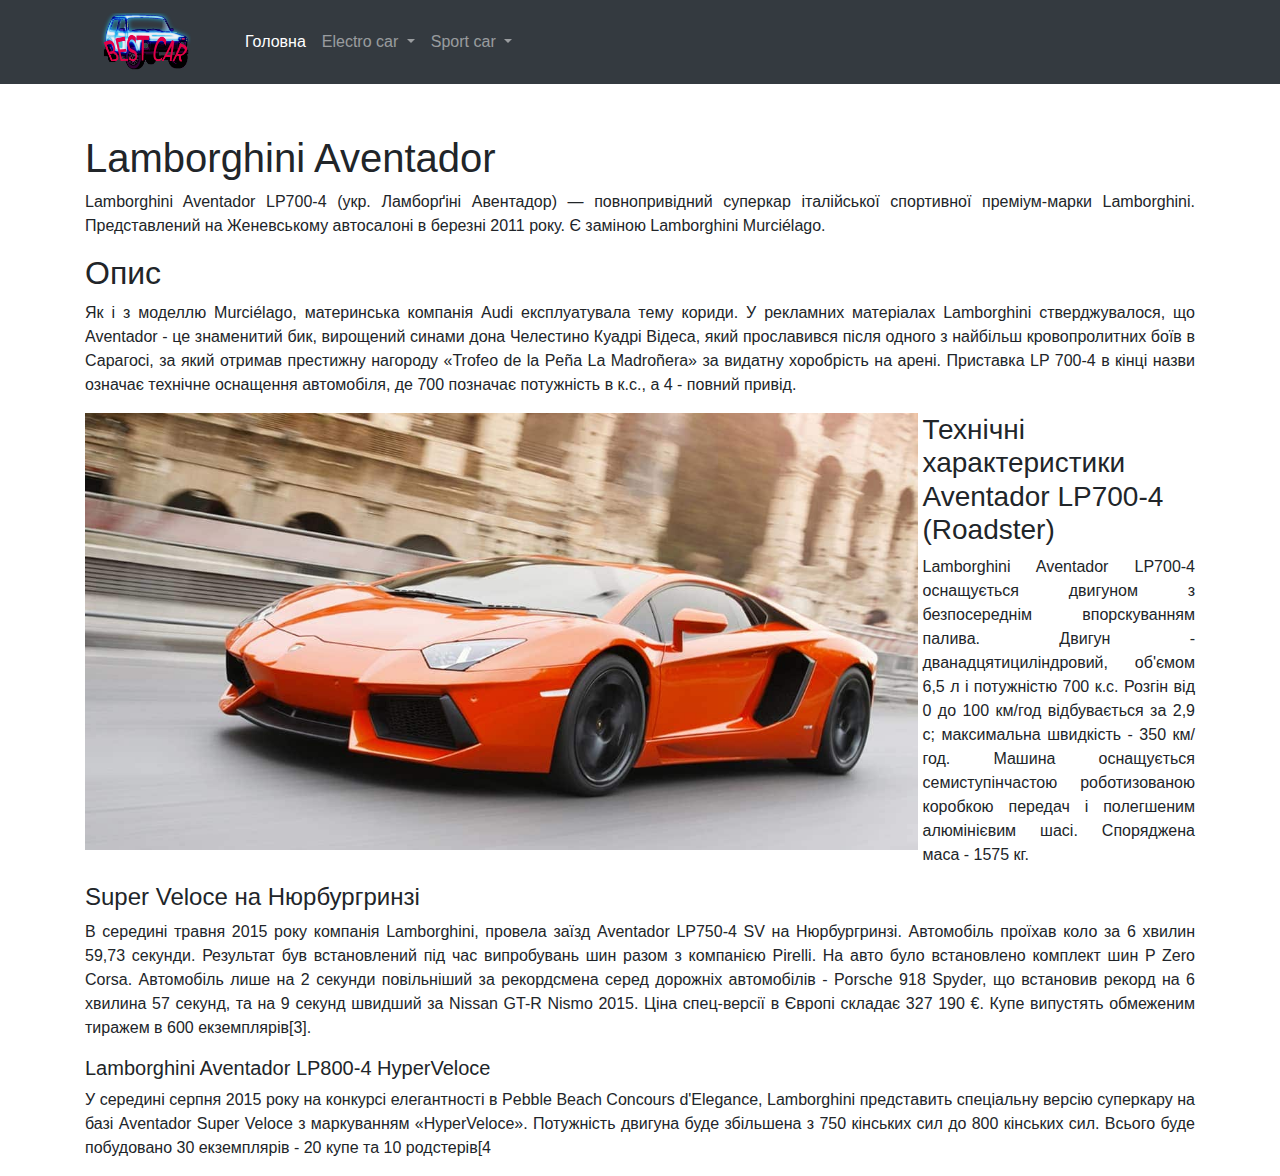
<file: lambo.html>
<!DOCTYPE html>
<html lang="en">

<head>
  <link rel="stylesheet" href="https://stackpath.bootstrapcdn.com/bootstrap/4.3.1/css/bootstrap.min.css"
    integrity="sha384-ggOyR0iXCbMQv3Xipma34MD+dH/1fQ784/j6cY/iJTQUOhcWr7x9JvoRxT2MZw1T" crossorigin="anonymous">
  <meta charset="UTF-8">
  <meta name="viewport" content="width=device-width, initial-scale=1.0">
  <meta http-equiv="X-UA-Compatible" content="ie=edge">
  <title>Lamborghini Aventador</title>
  <link rel="stylesheet" href="style.css">
  <link rel="stylesheet" href="https://use.fontawesome.com/releases/v5.8.1/css/all.css" integrity="sha384-50oBUHEmvpQ+1lW4y57PTFmhCaXp0ML5d60M1M7uH2+nqUivzIebhndOJK28anvf" crossorigin="anonymous">
</head>
<link rel="shortcut icon" href="img/hj.png" type="image/x-icon">
<body>
  <header>
    <div class="container">
      <div class="row">
        <div class="col">
            <div class="ss">
                <a href="https://www.instagram.com/s.ash_k4/"  target="_blank"><i class="fab fa-instagram"></i></a>
                <a href="https://steamcommunity.com/id/SsBrvNsS/" target="_blank"><i  class="fab fa-steam"></i></a>
              </div>
          <nav class="navbar navbar-expand-lg navbar-dark bg-dark">
            <a class="navbar-brand" href="index.html"> <img src="img/niSva-4.png"></a>
          <button class="navbar-toggler" type="button" data-toggle="collapse" data-target="#navbarSupportedContent"
            aria-controls="navbarSupportedContent" aria-expanded="false" aria-label="Toggle navigation">
            <span class="navbar-toggler-icon"></span>
          </button>

          <div class="collapse navbar-collapse" id="navbarSupportedContent">
            <ul class="navbar-nav mr-auto">
              <li class="nav-item active">
                <a class="nav-link" href="index.html">Головна <span class="sr-only">(current)</span></a>
              </li>
              <li class="nav-item dropdown">
                <a class="nav-link dropdown-toggle" href="#" id="navbarDropdown" role="button" data-toggle="dropdown"
                  aria-haspopup="true" aria-expanded="false">
                  Electro car
                </a>
                <div class="dropdown-menu" aria-labelledby="navbarDropdown">
                  <a class="dropdown-item" href="bmwi3.html">BMW i3</a>
                  <a class="dropdown-item" href="nissan.html">Nissan Leaf</a>
                  <a class="dropdown-item" href="renault.html">Renault Zoe</a>
                  <a class="dropdown-item" href="TESLA.html">Tesla</a>
                </div>
              </li>
              <li class="nav-item dropdown">
                <a class="nav-link dropdown-toggle" href="#" id="navbarDropdown" role="button" data-toggle="dropdown"
                  aria-haspopup="true" aria-expanded="false">
                  Sport car
                </a>
                <div class="dropdown-menu" aria-labelledby="navbarDropdown">
                  <a class="dropdown-item" href="ferrari.html">Ferrari</a>
                  <a class="dropdown-item" href="bugati.html">Bugati</a>
                  <a class="dropdown-item" href="BMW.html">BMW</a>
                  <a class="dropdown-item" href="lambo.html">Lamborghini</a>
                </div>
              </li>
            </ul>
          </div>
        </nav>
        </div>
      </div>
    </div>
  </header>
  <div class="container">
        <div class="row">
          <div class="col">
              <h1>Lamborghini Aventador </h1>
              <p>Lamborghini Aventador LP700-4 (укр. Ламборґіні Авентадор) — повнопривідний суперкар італійської спортивної преміум-марки Lamborghini. Представлений на Женевському автосалоні в березні 2011 року. Є заміною Lamborghini Murciélago.</p>
             <h2>Опис</h2>
              <p>Як і з моделлю Murciélago, материнська компанія Audi експлуатувала тему кориди. У рекламних матеріалах Lamborghini стверджувалося, що Aventador - це знаменитий бик, вирощений синами дона Челестино Куадрі Відеса, який прославився після одного з найбільш кровопролитних боїв в Сарагосі, за який отримав престижну нагороду «Trofeo de la Peña La Madroñera» за видатну хоробрість на арені. Приставка LP 700-4 в кінці назви означає технічне оснащення автомобіля, де 700 позначає потужність в к.с., а 4 - повний привід.</p>
              <img src="img/aventador-coupe-facebook-og.jpg">
              <h3>Технічні характеристики Aventador LP700-4 (Roadster)</h3>
              <p>Lamborghini Aventador LP700-4 оснащується двигуном з безпосереднім впорскуванням палива. Двигун - дванадцятициліндровий, об'ємом 6,5 л і потужністю 700 к.с. Розгін від 0 до 100 км/год відбувається за 2,9 с; максимальна швидкість - 350 км/год.
               Машина оснащується семиступінчастою роботизованою коробкою передач і полегшеним алюмінієвим шасі. Споряджена маса - 1575 кг.</p>
              
               <h4>Super Veloce на Нюрбургринзі</h4>
               <p>В середині травня 2015 року компанія Lamborghini, провела заїзд Aventador LP750-4 SV на Нюрбургринзі. Автомобіль проїхав коло за 6 хвилин 59,73 секунди. Результат був встановлений під час випробувань шин разом з компанією Pirelli. На авто було встановлено комплект шин P Zero Corsa.
               Автомобіль лише на 2 секунди повільніший за рекордсмена серед дорожніх автомобілів - Porsche 918 Spyder, що встановив рекорд на 6 хвилина 57 секунд, та на 9 секунд швидший за Nissan GT-R Nismo 2015.
               Ціна спец-версії в Європі складає 327 190 €. Купе випустять обмеженим тиражем в 600 екземплярів[3].</p>
              <h5>Lamborghini Aventador LP800-4 HyperVeloce</h5>
               <p>У середині серпня 2015 року на конкурсі елегантності в Pebble Beach Concours d'Elegance, Lamborghini представить спеціальну версію суперкару на базі Aventador Super Veloce з маркуванням «HyperVeloce». Потужність двигуна буде збільшена з 750 кінських сил до 800 кінських сил. Всього буде побудовано 30 екземплярів - 20 купе та 10 родстерів[4</p>
              <p></p>
              <p></p>
              <p></p>
              <p></p>
              <p></p>
              
    
            </div>
        </div>
    </div>
  <script src="https://code.jquery.com/jquery-3.3.1.slim.min.js"
    integrity="sha384-q8i/X+965DzO0rT7abK41JStQIAqVgRVzpbzo5smXKp4YfRvH+8abtTE1Pi6jizo"
    crossorigin="anonymous"></script>
  <script src="https://cdnjs.cloudflare.com/ajax/libs/popper.js/1.14.7/umd/popper.min.js"
    integrity="sha384-UO2eT0CpHqdSJQ6hJty5KVphtPhzWj9WO1clHTMGa3JDZwrnQq4sF86dIHNDz0W1"
    crossorigin="anonymous"></script>
  <script src="https://stackpath.bootstrapcdn.com/bootstrap/4.3.1/js/bootstrap.min.js"
    integrity="sha384-JjSmVgyd0p3pXB1rRibZUAYoIIy6OrQ6VrjIEaFf/nJGzIxFDsf4x0xIM+B07jRM"
    crossorigin="anonymous"></script>
</body>

</html>
</file>
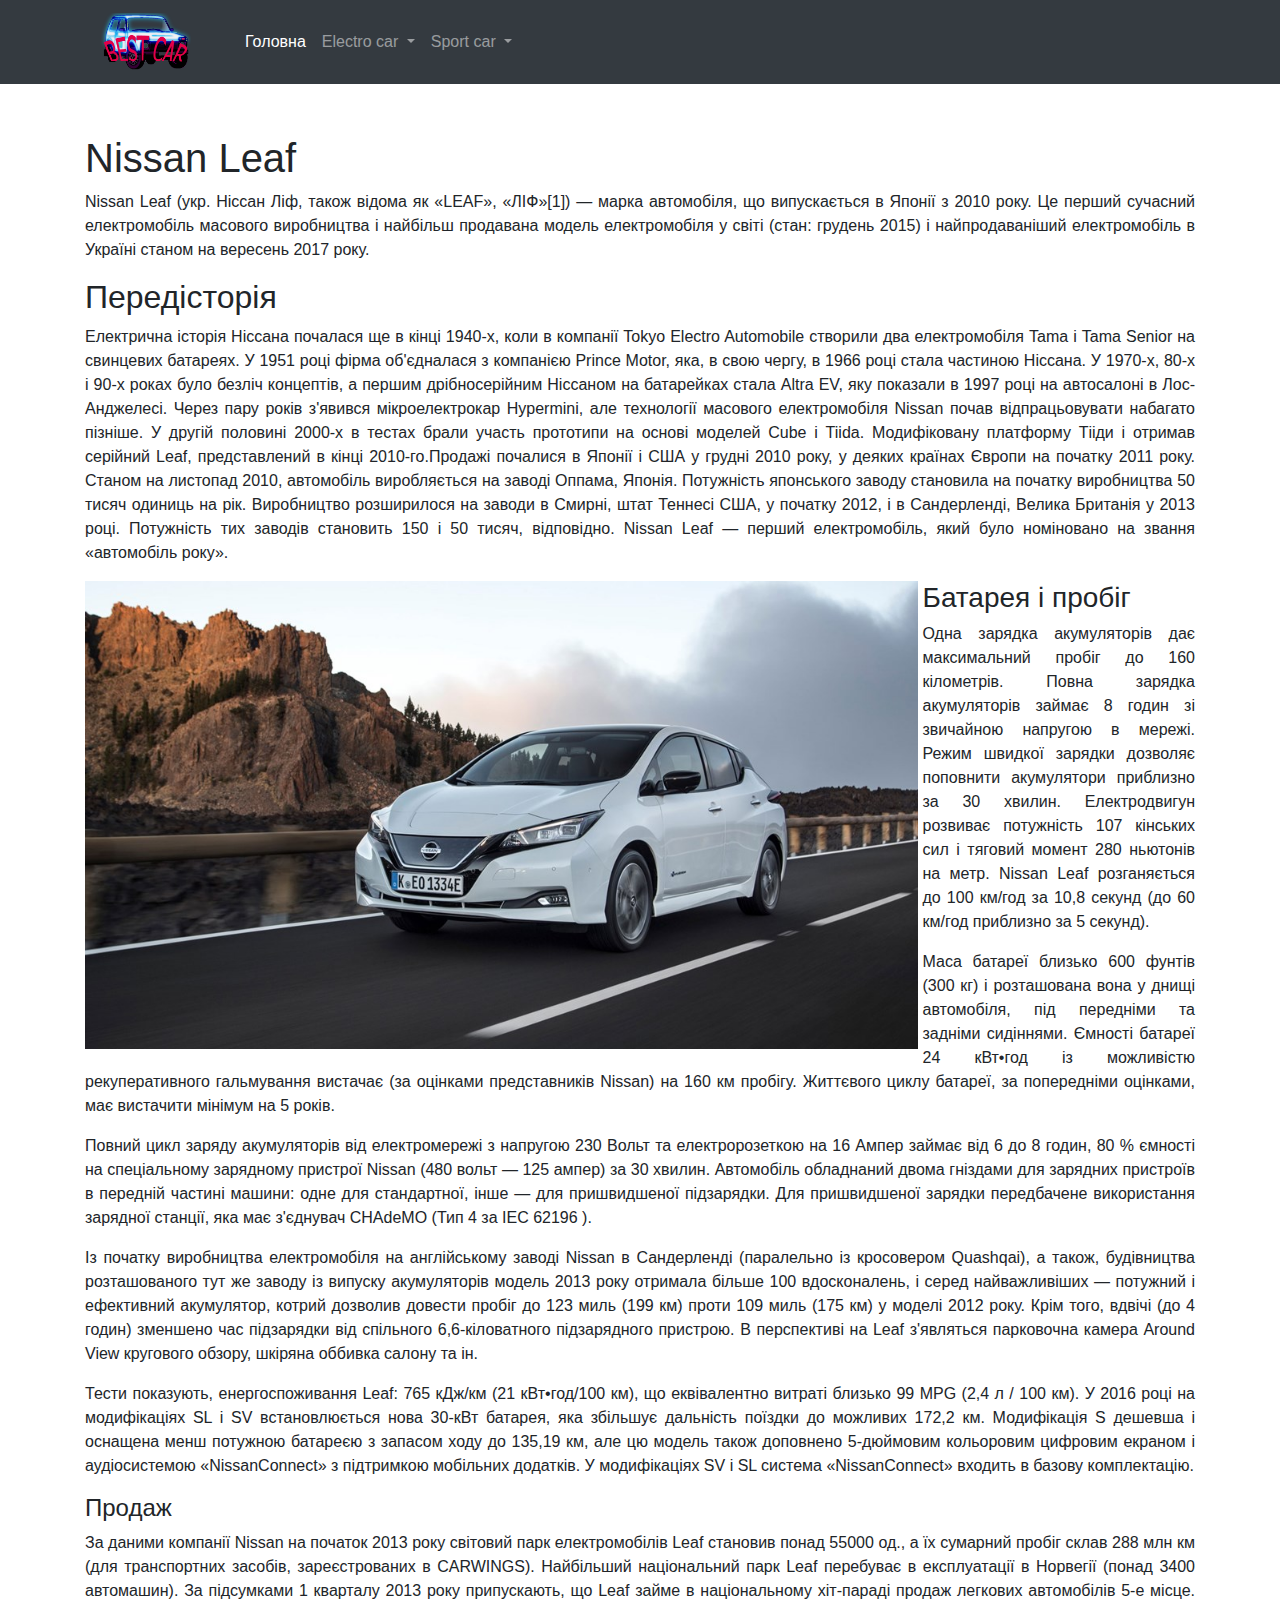
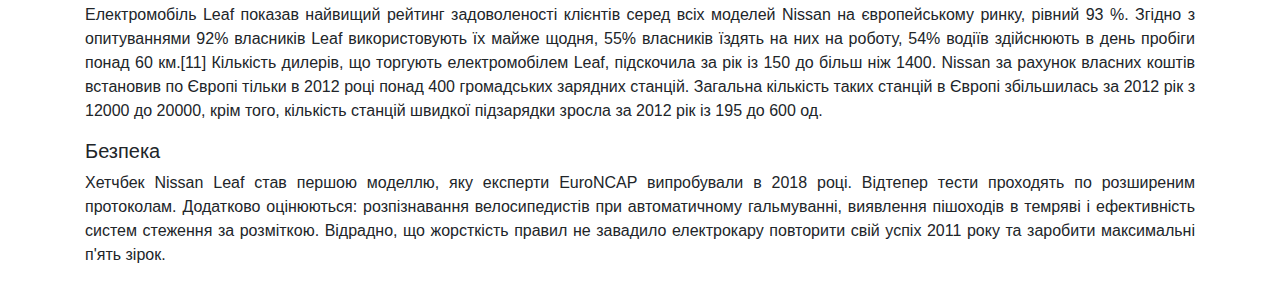
<file: nissan.html>
<!DOCTYPE html>
<html lang="en">

<head>
  <link rel="stylesheet" href="https://stackpath.bootstrapcdn.com/bootstrap/4.3.1/css/bootstrap.min.css"
    integrity="sha384-ggOyR0iXCbMQv3Xipma34MD+dH/1fQ784/j6cY/iJTQUOhcWr7x9JvoRxT2MZw1T" crossorigin="anonymous">
  <meta charset="UTF-8">
  <meta name="viewport" content="width=device-width, initial-scale=1.0">
  <meta http-equiv="X-UA-Compatible" content="ie=edge">
  <title>Nissan Leaf</title>
  <link rel="stylesheet" href="style.css">
  
</head>
<link rel="shortcut icon" href="img/hj.png" type="image/x-icon">
<link rel="stylesheet" href="https://use.fontawesome.com/releases/v5.8.1/css/all.css" integrity="sha384-50oBUHEmvpQ+1lW4y57PTFmhCaXp0ML5d60M1M7uH2+nqUivzIebhndOJK28anvf" crossorigin="anonymous">
<body>
  <header>
  	<div class="container">
  		<div class="row">
  			<div class="col">
            <div class="ss">
                <a href="https://www.instagram.com/s.ash_k4/"  target="_blank"><i class="fab fa-instagram"></i></a>
                <a href="https://steamcommunity.com/id/SsBrvNsS/" target="_blank"><i  class="fab fa-steam"></i></a>
              </div>
          <nav class="navbar navbar-expand-lg navbar-dark bg-dark">
            <a class="navbar-brand" href="index.html"> <img src="img/niSva-4.png"></a>
          <button class="navbar-toggler" type="button" data-toggle="collapse" data-target="#navbarSupportedContent"
            aria-controls="navbarSupportedContent" aria-expanded="false" aria-label="Toggle navigation">
            <span class="navbar-toggler-icon"></span>
          </button>

          <div class="collapse navbar-collapse" id="navbarSupportedContent">
            <ul class="navbar-nav mr-auto">
              <li class="nav-item active">
                <a class="nav-link" href="index.html">Головна <span class="sr-only">(current)</span></a>
              </li>
              <li class="nav-item dropdown">
                <a class="nav-link dropdown-toggle" href="#" id="navbarDropdown" role="button" data-toggle="dropdown"
                  aria-haspopup="true" aria-expanded="false">
                  Electro car
                </a>
                <div class="dropdown-menu" aria-labelledby="navbarDropdown">
                  <a class="dropdown-item" href="bmwi3.html">BMW i3</a>
                  <a class="dropdown-item" href="nissan.html">Nissan Leaf</a>
                  <a class="dropdown-item" href="renault.html">Renault Zoe</a>
                  <a class="dropdown-item" href="TESLA.html">Tesla</a>
                </div>
              </li>
              <li class="nav-item dropdown">
                <a class="nav-link dropdown-toggle" href="#" id="navbarDropdown" role="button" data-toggle="dropdown"
                  aria-haspopup="true" aria-expanded="false">
                  Sport car
                </a>
                <div class="dropdown-menu" aria-labelledby="navbarDropdown">
                  <a class="dropdown-item" href="ferrari.html">Ferrari</a>
                  <a class="dropdown-item" href="bugati.html">Bugati</a>
                  <a class="dropdown-item" href="BMW.html">BMW</a>
                  <a class="dropdown-item" href="lambo.html">Lamborghini</a>
                </div>
              </li>
            </ul>
          </div>
        </nav>		
  			</div>
  		</div>
  	</div>
</header>
<div class="container">
        <div class="row">
          <div class="col">
              <h1>Nissan Leaf</h1>
              <p>Nissan Leaf (укр. Ніссан Ліф, також відома як «LEAF», «ЛІФ»[1]) — марка автомобіля, що випускається в Японії з 2010 року. Це перший сучасний електромобіль масового виробництва і найбільш продавана модель електромобіля у світі (стан: грудень 2015) і найпродаваніший електромобіль в Україні станом на вересень 2017 року.</p>
              <h2>Передісторія</h2>
              <P>Електрична історія Ніссана почалася ще в кінці 1940-х, коли в компанії Tokyo Electro Automobile створили два електромобіля Tama і Tama Senior на свинцевих батареях. У 1951 році фірма об'єдналася з компанією Prince Motor, яка, в свою чергу, в 1966 році стала частиною Ніссана.
               У 1970-х, 80-х і 90-х роках було безліч концептів, а першим дрібносерійним Ніссаном на батарейках стала Altra EV, яку показали в 1997 році на автосалоні в Лос-Анджелесі. Через пару років з'явився мікроелектрокар Hypermini, але технології масового електромобіля Nissan почав відпрацьовувати набагато пізніше. У другій половині 2000-х в тестах брали участь прототипи на основі моделей Cube і Tiida. Модифіковану платформу Тііди і отримав серійний Leaf, представлений в кінці 2010-го.Продажі почалися в Японії і США у грудні 2010 року, у деяких країнах Європи на початку 2011 року. Станом на листопад 2010, автомобіль виробляється на заводі Оппама, Японія. Потужність японського заводу становила на початку виробництва 50 тисяч одиниць на рік. Виробництво розширилося на заводи в Смирні, штат Теннесі США, у початку 2012, і в Сандерленді, Велика Британія у 2013 році. Потужність тих заводів становить 150 і 50 тисяч, відповідно. Nissan Leaf — перший електромобіль, який було номіновано на звання «автомобіль року». </P>
              <img src="img/nissan_leaf_001.jpg">
              <h3>Батарея і пробіг</h3>
               <P>Одна зарядка акумуляторів дає максимальний пробіг до 160 кілометрів. Повна зарядка акумуляторів займає 8 годин зі звичайною напругою в мережі. Режим швидкої зарядки дозволяє поповнити акумулятори приблизно за 30 хвилин. Електродвигун розвиває потужність 107 кінських сил і тяговий момент 280 ньютонів на метр. Nissan Leaf розганяється до 100 км/год за 10,8 секунд (до 60 км/год приблизно за 5 секунд).</P>
              <P>Маса батареї близько 600 фунтів (300 кг) і розташована вона у днищі автомобіля, під передніми та задніми сидіннями. Ємності батареї 24 кВт•год із можливістю рекуперативного гальмування вистачає (за оцінками представників Nissan) на 160 км пробігу. Життєвого циклу батареї, за попередніми оцінками, має вистачити мінімум на 5 років.</P>
              <P>Повний цикл заряду акумуляторів від електромережі з напругою 230 Вольт та електророзеткою на 16 Ампер займає від 6 до 8 годин, 80 % ємності на спеціальному зарядному пристрої Nissan (480 вольт — 125 ампер) за 30 хвилин. Автомобіль обладнаний двома гніздами для зарядних пристроїв в передній частині машини: одне для стандартної, інше — для пришвидшеної підзарядки. Для пришвидшеної зарядки передбачене використання зарядної станції, яка має з'єднувач CHAdeMO (Тип 4 за IEC 62196 ).</P>
              <P>Із початку виробництва електромобіля на англійському заводі Nissan в Сандерленді (паралельно із кросовером Quashqai), а також, будівництва розташованого тут же заводу із випуску акумуляторів модель 2013 року отримала більше 100 вдосконалень, і серед найважливіших — потужний і ефективний акумулятор, котрий дозволив довести пробіг до 123 миль (199 км) проти 109 миль (175 км) у моделі 2012 року. Крім того, вдвічі (до 4 годин) зменшено час підзарядки від спільного 6,6-кіловатного підзарядного пристрою. В перспективі на Leaf з'являться парковочна камера Around View кругового обзору, шкіряна оббивка салону та ін.</P>
              <P>Тести показують, енергоспоживання Leaf: 765 кДж/км (21 кВт•год/100 км), що еквівалентно витраті близько 99 MPG (2,4 л / 100 км).

                  У 2016 році на модифікаціях SL і SV встановлюється нова 30-кВт батарея, яка збільшує дальність поїздки до можливих 172,2 км. Модифікація S дешевша і оснащена менш потужною батареєю з запасом ходу до 135,19 км, але цю модель також доповнено 5-дюймовим кольоровим цифровим екраном і аудіосистемою «NissanConnect» з підтримкою мобільних додатків. У модифікаціях SV і SL система «NissanConnect» входить в базову комплектацію. </P>
            <h4>Продаж</h4>
            <p>За даними компанії Nissan на початок 2013 року світовий парк електромобілів Leaf становив понад 55000 од., а їх сумарний пробіг склав 288 млн км (для транспортних засобів, зареєстрованих в CARWINGS). Найбільший національний парк Leaf перебуває в експлуатації в Норвегії (понад 3400 автомашин). За підсумками 1 кварталу 2013 року припускають, що Leaf займе в національному хіт-параді продаж легкових автомобілів 5-е місце. Електромобіль Leaf показав найвищий рейтинг задоволеності клієнтів серед всіх моделей Nissan на європейському ринку, рівний 93 %. Згідно з опитуваннями 92% власників Leaf використовують їх майже щодня, 55% власників їздять на них на роботу, 54% водіїв здійснюють в день пробіги понад 60 км.[11]

                Кількість дилерів, що торгують електромобілем Leaf, підскочила за рік із 150 до більш ніж 1400. Nissan за рахунок власних коштів встановив по Європі тільки в 2012 році понад 400 громадських зарядних станцій. Загальна кількість таких станцій в Європі збільшилась за 2012 рік з 12000 до 20000, крім того, кількість станцій швидкої підзарядки зросла за 2012 рік із 195 до 600 од.</p>
            <h5>Безпека</h5>
            <p>Хетчбек Nissan Leaf став першою моделлю, яку експерти EuroNCAP випробували в 2018 році. Відтепер тести проходять по розширеним протоколам. Додатково оцінюються: розпізнавання велосипедистів при автоматичному гальмуванні, виявлення пішоходів в темряві і ефективність систем стеження за розміткою. Відрадно, що жорсткість правил не завадило електрокару повторити свій успіх 2011 року та заробити максимальні п'ять зірок.</p>
            
            
            
            </div>
        </div>
  </div>

      <script src="https://code.jquery.com/jquery-3.3.1.slim.min.js"
      integrity="sha384-q8i/X+965DzO0rT7abK41JStQIAqVgRVzpbzo5smXKp4YfRvH+8abtTE1Pi6jizo"
      crossorigin="anonymous"></script>
    <script src="https://cdnjs.cloudflare.com/ajax/libs/popper.js/1.14.7/umd/popper.min.js"
      integrity="sha384-UO2eT0CpHqdSJQ6hJty5KVphtPhzWj9WO1clHTMGa3JDZwrnQq4sF86dIHNDz0W1"
      crossorigin="anonymous"></script>
    <script src="https://stackpath.bootstrapcdn.com/bootstrap/4.3.1/js/bootstrap.min.js"
      integrity="sha384-JjSmVgyd0p3pXB1rRibZUAYoIIy6OrQ6VrjIEaFf/nJGzIxFDsf4x0xIM+B07jRM"
      crossorigin="anonymous"></script>
  </body>
  
  </html>
</file>
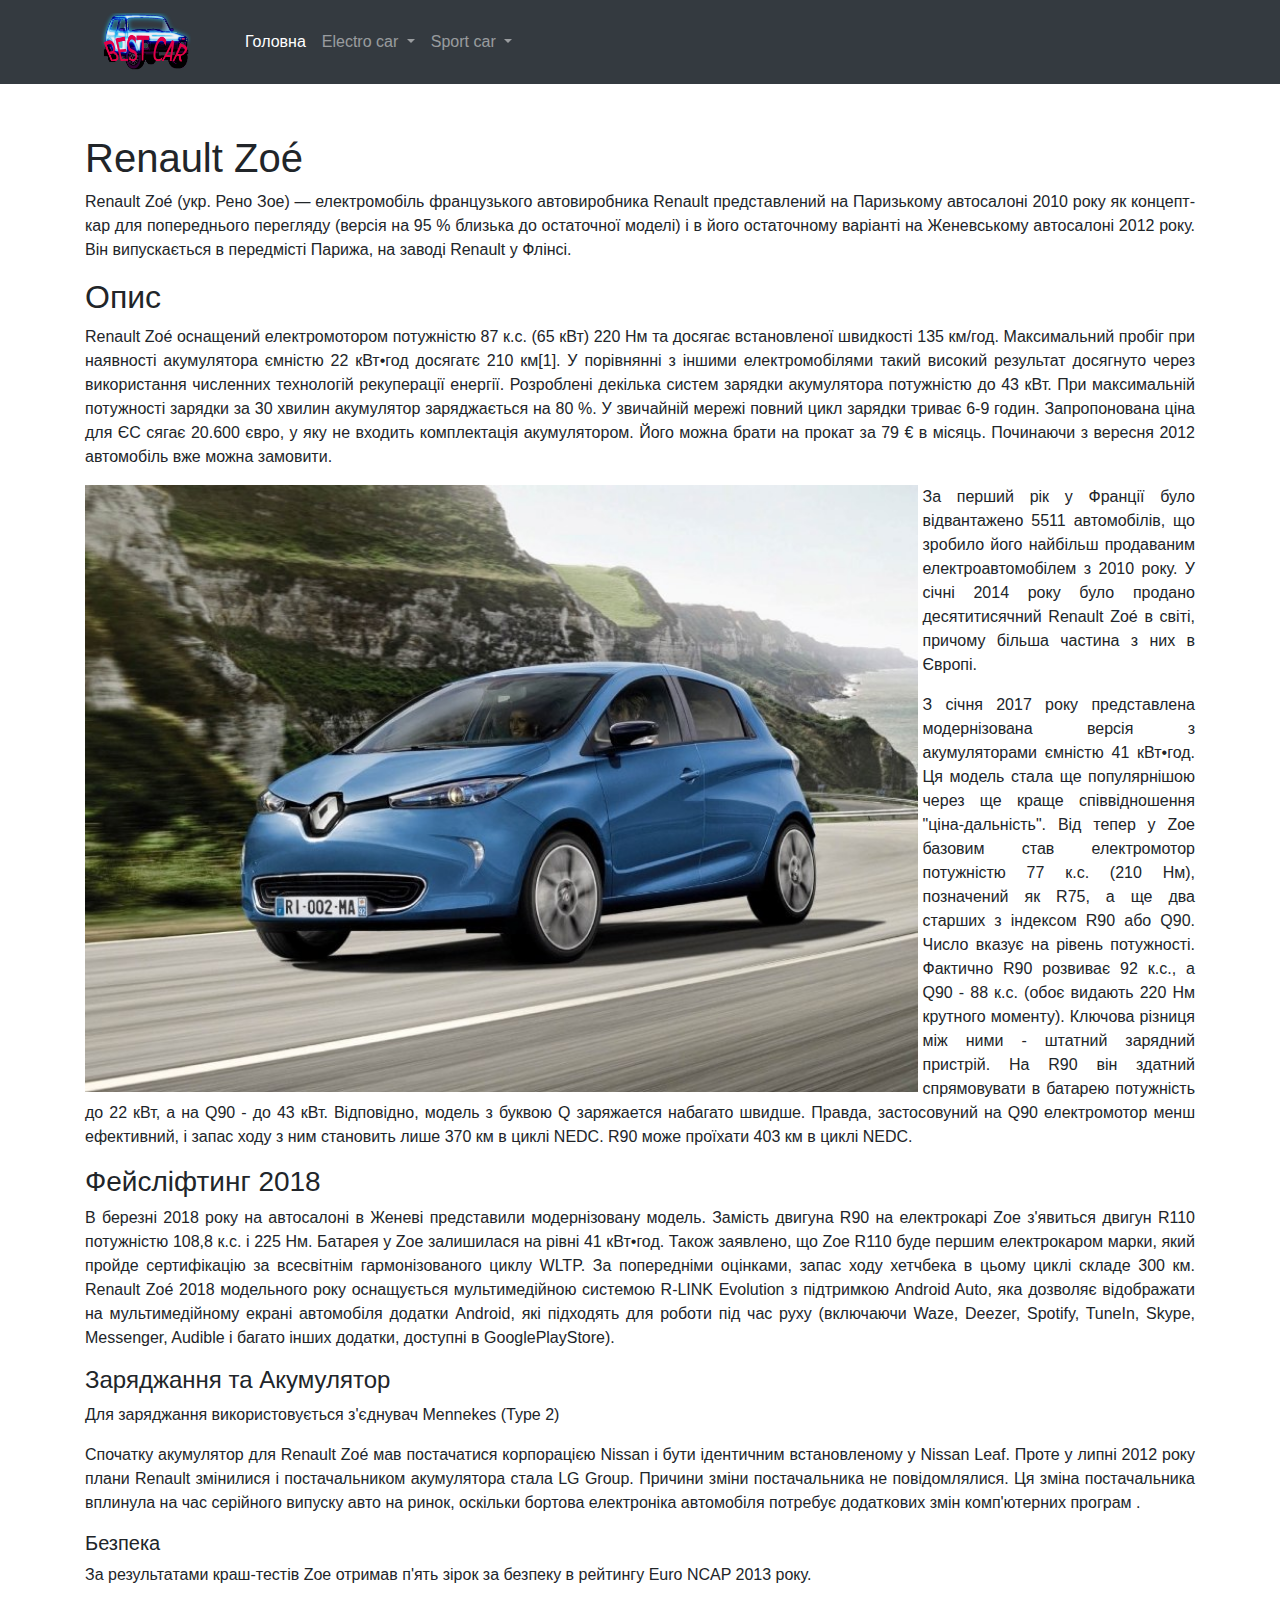
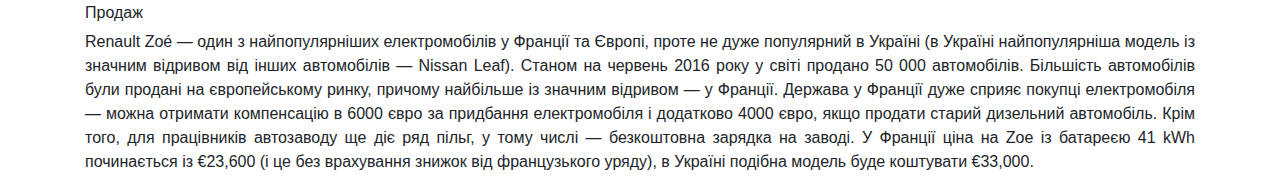
<file: renault.html>
<!DOCTYPE html>
<html lang="en">

<head>
  <link rel="stylesheet" href="https://stackpath.bootstrapcdn.com/bootstrap/4.3.1/css/bootstrap.min.css"
    integrity="sha384-ggOyR0iXCbMQv3Xipma34MD+dH/1fQ784/j6cY/iJTQUOhcWr7x9JvoRxT2MZw1T" crossorigin="anonymous">
  <meta charset="UTF-8">
  <meta name="viewport" content="width=device-width, initial-scale=1.0">
  <meta http-equiv="X-UA-Compatible" content="ie=edge">
  <title>Renault Zoé</title>
  <link rel="stylesheet" href="style.css">

</head>
<link rel="shortcut icon" href="img/hj.png" type="image/x-icon">
<link rel="stylesheet" href="https://use.fontawesome.com/releases/v5.8.1/css/all.css" integrity="sha384-50oBUHEmvpQ+1lW4y57PTFmhCaXp0ML5d60M1M7uH2+nqUivzIebhndOJK28anvf" crossorigin="anonymous">

<body>
  <header>
    <div class="container">
      <div class="row">
        <div class="col">
            <div class="ss">
                <a href="https://www.instagram.com/s.ash_k4/"  target="_blank"><i class="fab fa-instagram"></i></a>
                <a href="https://steamcommunity.com/id/SsBrvNsS/" target="_blank"><i  class="fab fa-steam"></i></a>
              </div>
          <nav class="navbar navbar-expand-lg navbar-dark bg-dark">
            <a class="navbar-brand" href="index.html"> <img src="img/niSva-4.png"></a>
            <button class="navbar-toggler" type="button" data-toggle="collapse" data-target="#navbarSupportedContent"
              aria-controls="navbarSupportedContent" aria-expanded="false" aria-label="Toggle navigation">
              <span class="navbar-toggler-icon"></span>
            </button>

            <div class="collapse navbar-collapse" id="navbarSupportedContent">
              <ul class="navbar-nav mr-auto">
                <li class="nav-item active">
                  <a class="nav-link" href="index.html">Головна <span class="sr-only">(current)</span></a>
                </li>
                <li class="nav-item dropdown">
                  <a class="nav-link dropdown-toggle" href="#" id="navbarDropdown" role="button" data-toggle="dropdown"
                    aria-haspopup="true" aria-expanded="false">
                    Electro car
                  </a>
                  <div class="dropdown-menu" aria-labelledby="navbarDropdown">
                    <a class="dropdown-item" href="bmwi3.html">BMW i3</a>
                    <a class="dropdown-item" href="nissan.html">Nissan Leaf</a>
                    <a class="dropdown-item" href="renault.html">Renault Zoe</a>
                    <a class="dropdown-item" href="TESLA.html">Tesla</a>
                  </div>
                </li>
                <li class="nav-item dropdown">
                  <a class="nav-link dropdown-toggle" href="#" id="navbarDropdown" role="button" data-toggle="dropdown"
                    aria-haspopup="true" aria-expanded="false">
                    Sport car
                  </a>
                  <div class="dropdown-menu" aria-labelledby="navbarDropdown">
                    <a class="dropdown-item" href="ferrari.html">Ferrari</a>
                    <a class="dropdown-item" href="bugati.html">Bugati</a>
                    <a class="dropdown-item" href="BMW.html">BMW</a>
                    <a class="dropdown-item" href="lambo.html">Lamborghini</a>
                  </div>
                </li>
              </ul>
            </div>
          </nav>
        </div>
      </div>
    </div>
  </header>
  <div class="container">
    <div class="row">
      <div class="col">
        <h1>Renault Zoé</h1>
        <P>Renault Zoé (укр. Рено Зое) — електромобіль французького автовиробника Renault представлений на Паризькому
          автосалоні 2010 року як концепт-кар для попереднього перегляду (версія на 95 % близька до остаточної моделі) і
          в його остаточному варіанті на Женевському автосалоні 2012 року.
          Він випускається в передмісті Парижа, на заводі Renault у Флінсі.</P>
        <h2>Опис </h2>
        <P>Renault Zoé оснащений електромотором потужністю 87 к.с. (65 кВт) 220 Нм та досягає встановленої швидкості 135
          км/год. Максимальний пробіг при наявності акумулятора ємністю 22 кВт•год досягатє 210 км[1]. У порівнянні з
          іншими електромобілями такий високий результат досягнуто через використання численних технологій рекуперації
          енергії. Розроблені декілька систем зарядки акумулятора потужністю до 43 кВт. При максимальній потужності
          зарядки за 30 хвилин акумулятор заряджається на 80 %. У звичайній мережі повний цикл зарядки триває 6-9 годин.
          Запропонована ціна для ЄС сягає 20.600 євро, у яку не входить комплектація акумулятором. Його можна брати на
          прокат за 79 € в місяць. Починаючи з вересня 2012 автомобіль вже можна замовити.</P>
        <img src="img/Renault-ZOE.jpg">
        <P>За перший рік у Франції було відвантажено 5511 автомобілів, що зробило його найбільш продаваним
          електроавтомобілем з 2010 року. У січні 2014 року було продано десятитисячний Renault Zoé в світі, причому
          більша частина з них в Європі.</P>
        <P>З січня 2017 року представлена модернізована версія з акумуляторами ємністю 41 кВт•год. Ця модель стала ще
          популярнішою через ще краще співвідношення "ціна-дальність". Від тепер у Zoe базовим став електромотор
          потужністю 77 к.с. (210 Нм), позначений як R75, а ще два старших з індексом R90 або Q90. Число вказує на
          рівень потужності. Фактично R90 розвиває 92 к.с., а Q90 - 88 к.с. (обоє видають 220 Нм крутного моменту).
          Ключова різниця між ними - штатний зарядний пристрій. На R90 він здатний спрямовувати в батарею потужність до
          22 кВт, а на Q90 - до 43 кВт. Відповідно, модель з буквою Q заряжается набагато швидше. Правда, застосовуний
          на Q90 електромотор менш ефективний, і запас ходу з ним становить лише 370 км в циклі NEDC. R90 може проїхати
          403 км в циклі NEDC.</P>
        <h3>Фейсліфтинг 2018</h3>
        <P>В березні 2018 року на автосалоні в Женеві представили модернізовану модель. Замість двигуна R90 на
          електрокарі Zoe з'явиться двигун R110 потужністю 108,8 к.с. і 225 Нм. Батарея у Zoe залишилася на рівні 41
          кВт•год. Також заявлено, що Zoe R110 буде першим електрокаром марки, який пройде сертифікацію за всесвітнім
          гармонізованого циклу WLTP. За попередніми оцінками, запас ходу хетчбека в цьому циклі складе 300 км.
          Renault Zoé 2018 модельного року оснащується мультимедійною системою R-LINK Evolution з підтримкою Android
          Auto, яка дозволяє відображати на мультимедійному екрані автомобіля додатки Android, які підходять для роботи
          під час руху (включаючи Waze, Deezer, Spotify, TuneIn, Skype, Messenger, Audible і багато інших додатки,
          доступні в GooglePlayStore).</P>
        <h4>Заряджання та Акумулятор</h4>
        <P>Для заряджання використовується з'єднувач Mennekes (Type 2)</P>
        <P>Спочатку акумулятор для Renault Zoé мав постачатися корпорацією Nissan і бути ідентичним встановленому у
          Nissan Leaf. Проте у липні 2012 року плани Renault змінилися і постачальником акумулятора стала LG Group.
          Причини зміни постачальника не повідомлялися. Ця зміна постачальника вплинула на час серійного випуску авто на
          ринок, оскільки бортова електроніка автомобіля потребує додаткових змін комп'ютерних програм .</P>
        <h5>Безпека</h5>
        <p>За результатами краш-тестів Zoe отримав п'ять зірок за безпеку в рейтингу Euro NCAP 2013 року.</p>
        <h6>Продаж</h6>
        <p>Renault Zoé — один з найпопулярніших електромобілів у Франції та Європі, проте не дуже популярний в Україні
          (в Україні найпопулярніша модель із значним відривом від інших автомобілів — Nissan Leaf). Станом на червень
          2016 року у світі продано 50 000 автомобілів. Більшість автомобілів були продані на європейському ринку,
          причому найбільше із значним відривом — у Франції. Держава у Франції дуже сприяє покупці електромобіля — можна
          отримати компенсацію в 6000 євро за придбання електромобіля і додатково 4000 євро, якщо продати старий
          дизельний автомобіль. Крім того, для працівників автозаводу ще діє ряд пільг, у тому числі — безкоштовна
          зарядка на заводі.

          У Франції ціна на Zoe із батареєю 41 kWh починається із €23,600 (і це без врахування знижок від французького
          уряду), в Україні подібна модель буде коштувати €33,000.</p>

      </div>
    </div>
  </div>
  <script src="https://code.jquery.com/jquery-3.3.1.slim.min.js"
    integrity="sha384-q8i/X+965DzO0rT7abK41JStQIAqVgRVzpbzo5smXKp4YfRvH+8abtTE1Pi6jizo"
    crossorigin="anonymous"></script>
  <script src="https://cdnjs.cloudflare.com/ajax/libs/popper.js/1.14.7/umd/popper.min.js"
    integrity="sha384-UO2eT0CpHqdSJQ6hJty5KVphtPhzWj9WO1clHTMGa3JDZwrnQq4sF86dIHNDz0W1"
    crossorigin="anonymous"></script>
  <script src="https://stackpath.bootstrapcdn.com/bootstrap/4.3.1/js/bootstrap.min.js"
    integrity="sha384-JjSmVgyd0p3pXB1rRibZUAYoIIy6OrQ6VrjIEaFf/nJGzIxFDsf4x0xIM+B07jRM"
    crossorigin="anonymous"></script>
</body>

</html>
</file>
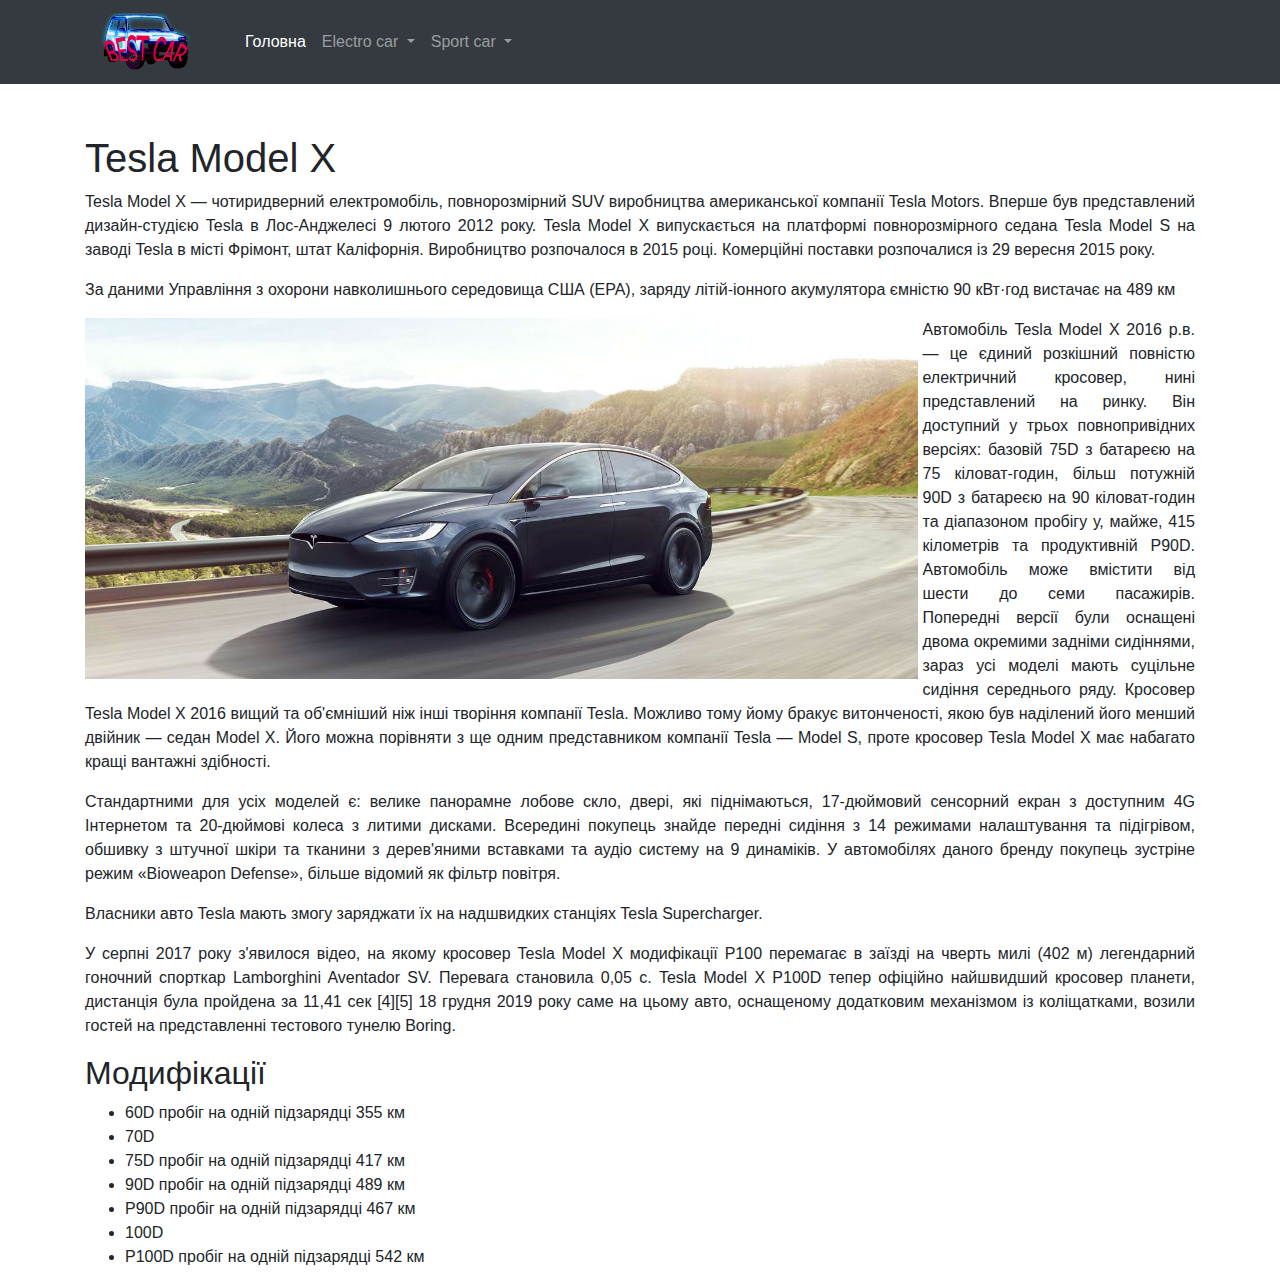
<file: TESLA.html>
<!DOCTYPE html>
<html lang="en">

<head>
  <link rel="stylesheet" href="https://stackpath.bootstrapcdn.com/bootstrap/4.3.1/css/bootstrap.min.css"
    integrity="sha384-ggOyR0iXCbMQv3Xipma34MD+dH/1fQ784/j6cY/iJTQUOhcWr7x9JvoRxT2MZw1T" crossorigin="anonymous">
  <meta charset="UTF-8">
  <meta name="viewport" content="width=device-width, initial-scale=1.0">
  <meta http-equiv="X-UA-Compatible" content="ie=edge">
  <title>Tesla</title>
  <link rel="stylesheet" href="style.css">

</head>
<link rel="shortcut icon" href="img/hj.png" type="image/x-icon">
<link rel="stylesheet" href="https://use.fontawesome.com/releases/v5.8.1/css/all.css" integrity="sha384-50oBUHEmvpQ+1lW4y57PTFmhCaXp0ML5d60M1M7uH2+nqUivzIebhndOJK28anvf" crossorigin="anonymous">

<body>
  <header>
    <div class="container">
      <div class="row">
        <div class="col">
            <div class="ss">
                <a href="https://www.instagram.com/s.ash_k4/"  target="_blank"><i class="fab fa-instagram"></i></a>
                <a href="https://steamcommunity.com/id/SsBrvNsS/" target="_blank"><i  class="fab fa-steam"></i></a>
              </div>
          <nav class="navbar navbar-expand-lg navbar-dark bg-dark">
            <a class="navbar-brand" href="index.html"> <img src="img/niSva-4.png"></a>
            <button class="navbar-toggler" type="button" data-toggle="collapse" data-target="#navbarSupportedContent"
              aria-controls="navbarSupportedContent" aria-expanded="false" aria-label="Toggle navigation">
              <span class="navbar-toggler-icon"></span>
            </button>
            <div class="collapse navbar-collapse" id="navbarSupportedContent">
              <ul class="navbar-nav mr-auto">
                <li class="nav-item active">
                  <a class="nav-link" href="index.html">Головна <span class="sr-only">(current)</span></a>
                </li>
                <li class="nav-item dropdown">
                  <a class="nav-link dropdown-toggle" href="#" id="navbarDropdown" role="button" data-toggle="dropdown"
                    aria-haspopup="true" aria-expanded="false">
                    Electro car
                  </a>
                  <div class="dropdown-menu" aria-labelledby="navbarDropdown">
                    <a class="dropdown-item" href="bmwi3.html">BMW i3</a>
                    <a class="dropdown-item" href="nissan.html">Nissan Leaf</a>
                    <a class="dropdown-item" href="renault.html">Renault Zoe</a>
                    <a class="dropdown-item" href="TESLA.html">Tesla</a>
                  </div>
                </li>
                <li class="nav-item dropdown">
                  <a class="nav-link dropdown-toggle" href="#" id="navbarDropdown" role="button" data-toggle="dropdown"
                    aria-haspopup="true" aria-expanded="false">
                    Sport car
                  </a>
                  <div class="dropdown-menu" aria-labelledby="navbarDropdown">
                    <a class="dropdown-item" href="ferrari.html">Ferrari</a>
                    <a class="dropdown-item" href="bugati.html">Bugati</a>
                    <a class="dropdown-item" href="BMW.html">BMW</a>
                    <a class="dropdown-item" href="lambo.html">Lamborghini</a>
                  </div>
                </li>
              </ul>
            </div>
          </nav>
        </div>
      </div>
    </div>
  </header>
  <div class="container">
    <div class="row">
      <div class="col">
        <h1>Tesla Model X</h1>
        <p>Tesla Model X — чотиридверний електромобіль, повнорозмірний SUV виробництва американської компанії Tesla
          Motors. Вперше був представлений дизайн-студією Tesla в Лос-Анджелесі 9 лютого 2012 року. Tesla Model X
          випускається на платформі повнорозмірного седана Tesla Model S на заводі Tesla в місті Фрімонт, штат
          Каліфорнія. Виробництво розпочалося в 2015 році. Комерційні поставки розпочалися із 29 вересня 2015 року.</p>
        <p>За даними Управління з охорони навколишнього середовища США (EPA), заряду літій-іонного акумулятора ємністю
          90 кВт·год вистачає на 489 км</p>
        <img src="img/section-hero-background.jpg">
        <p>Автомобіль Tesla Model X 2016 р.в. — це єдиний розкішний повністю електричний кросовер, нині представлений на
          ринку. Він доступний у трьох повнопривідних версіях: базовій 75D з батареєю на 75 кіловат-годин, більш
          потужній 90D з батареєю на 90 кіловат-годин та діапазоном пробігу у, майже, 415 кілометрів та продуктивній
          P90D. Автомобіль може вмістити від шести до семи пасажирів. Попередні версії були оснащені двома окремими
          задніми сидіннями, зараз усі моделі мають суцільне сидіння середнього ряду. Кросовер Tesla Model X 2016 вищий
          та об'ємніший ніж інші творіння компанії Tesla. Можливо тому йому бракує витонченості, якою був наділений його
          менший двійник — седан Model X. Його можна порівняти з ще одним представником компанії Tesla — Model S, проте
          кросовер Tesla Model X має набагато кращі вантажні здібності.</p>
        <p>Стандартними для усіх моделей є: велике панорамне лобове скло, двері, які піднімаються, 17-дюймовий сенсорний
          екран з доступним 4G Інтернетом та 20-дюймові колеса з литими дисками. Всередині покупець знайде передні
          сидіння з 14 режимами налаштування та підігрівом, обшивку з штучної шкіри та тканини з дерев'яними вставками
          та аудіо систему на 9 динаміків. У автомобілях даного бренду покупець зустріне режим «Bioweapon Defense»,
          більше відомий як фільтр повітря.</p>
        <p>Власники авто Tesla мають змогу заряджати їх на надшвидких станціях Tesla Supercharger.</p>
        <p>У серпні 2017 року з'явилося відео, на якому кросовер Tesla Model X модифікації P100 перемагає в заїзді на
          чверть милі (402 м) легендарний гоночний спорткар Lamborghini Aventador SV. Перевага становила 0,05 с. Tesla
          Model X P100D тепер офіційно найшвидший кросовер планети, дистанція була пройдена за 11,41 сек [4][5]
          18 грудня 2019 року саме на цьому авто, оснащеному додатковим механізмом із коліщатками, возили гостей на
          представленні тестового тунелю Boring.</p>

        <h2>Модифікації</h2>

        <ul>
          <li>60D пробіг на одній підзарядці 355 км</li>
          <li>70D</li>
          <li>75D пробіг на одній підзарядці 417 км</li>
          <li>90D пробіг на одній підзарядці 489 км</li>
          <li>P90D пробіг на одній підзарядці 467 км</li>
          <li>100D</li>
          <li>P100D пробіг на одній підзарядці 542 км</li>
        </ul>


      </div>
    </div>
  </div>

  <script src="https://code.jquery.com/jquery-3.3.1.slim.min.js"
    integrity="sha384-q8i/X+965DzO0rT7abK41JStQIAqVgRVzpbzo5smXKp4YfRvH+8abtTE1Pi6jizo"
    crossorigin="anonymous"></script>
  <script src="https://cdnjs.cloudflare.com/ajax/libs/popper.js/1.14.7/umd/popper.min.js"
    integrity="sha384-UO2eT0CpHqdSJQ6hJty5KVphtPhzWj9WO1clHTMGa3JDZwrnQq4sF86dIHNDz0W1"
    crossorigin="anonymous"></script>
  <script src="https://stackpath.bootstrapcdn.com/bootstrap/4.3.1/js/bootstrap.min.js"
    integrity="sha384-JjSmVgyd0p3pXB1rRibZUAYoIIy6OrQ6VrjIEaFf/nJGzIxFDsf4x0xIM+B07jRM"
    crossorigin="anonymous"></script>
</body>

</html>
</file>
<file: style.css>
body{
	position: relative;
}

header{
	margin-bottom: 50px;
	background-color:#343a40;
	
}
nav{
	align-items: center;
}

.sas{
    text-align: right
}

.col p{
	text-align: justify;
}

.col img{
	width: 75%;
	float: left;
}
table th{
	text-align: center!important;

}

table{
	display: inline-block;
}

table+img{
	display: inline-block;
	max-width: 50%;
	margin-bottom: 0!important;
}
.ti{
	margin: 0 auto
}

.qq img{
	width: 35%;
	float: left;
	margin-right: 19px;
	margin-bottom: 19px
}
.ss{

	display: inline-block;
	text-align: right;
	float: right;
	font-size: 45px;
}
.navbar-brand{
	max-width: 120px;
	float: left; 	
}

.jumbotron {
    position: absolute;
    top: 20%;
    left: 50%;
    margin-left: -330px;
    z-index: 3;
    min-width: 50%!important;
    text-align: center
}

#overlay{
	position: absolute;
	min-width: 150vw;
	min-height: 150vh;
	z-index: 2;
	background: rgba(0, 0, 0, 0.99)	
}

.fa-steam:before, .fa-instagram:before{
	color: white
}

img{
	margin-right: 5px
}
</file>
